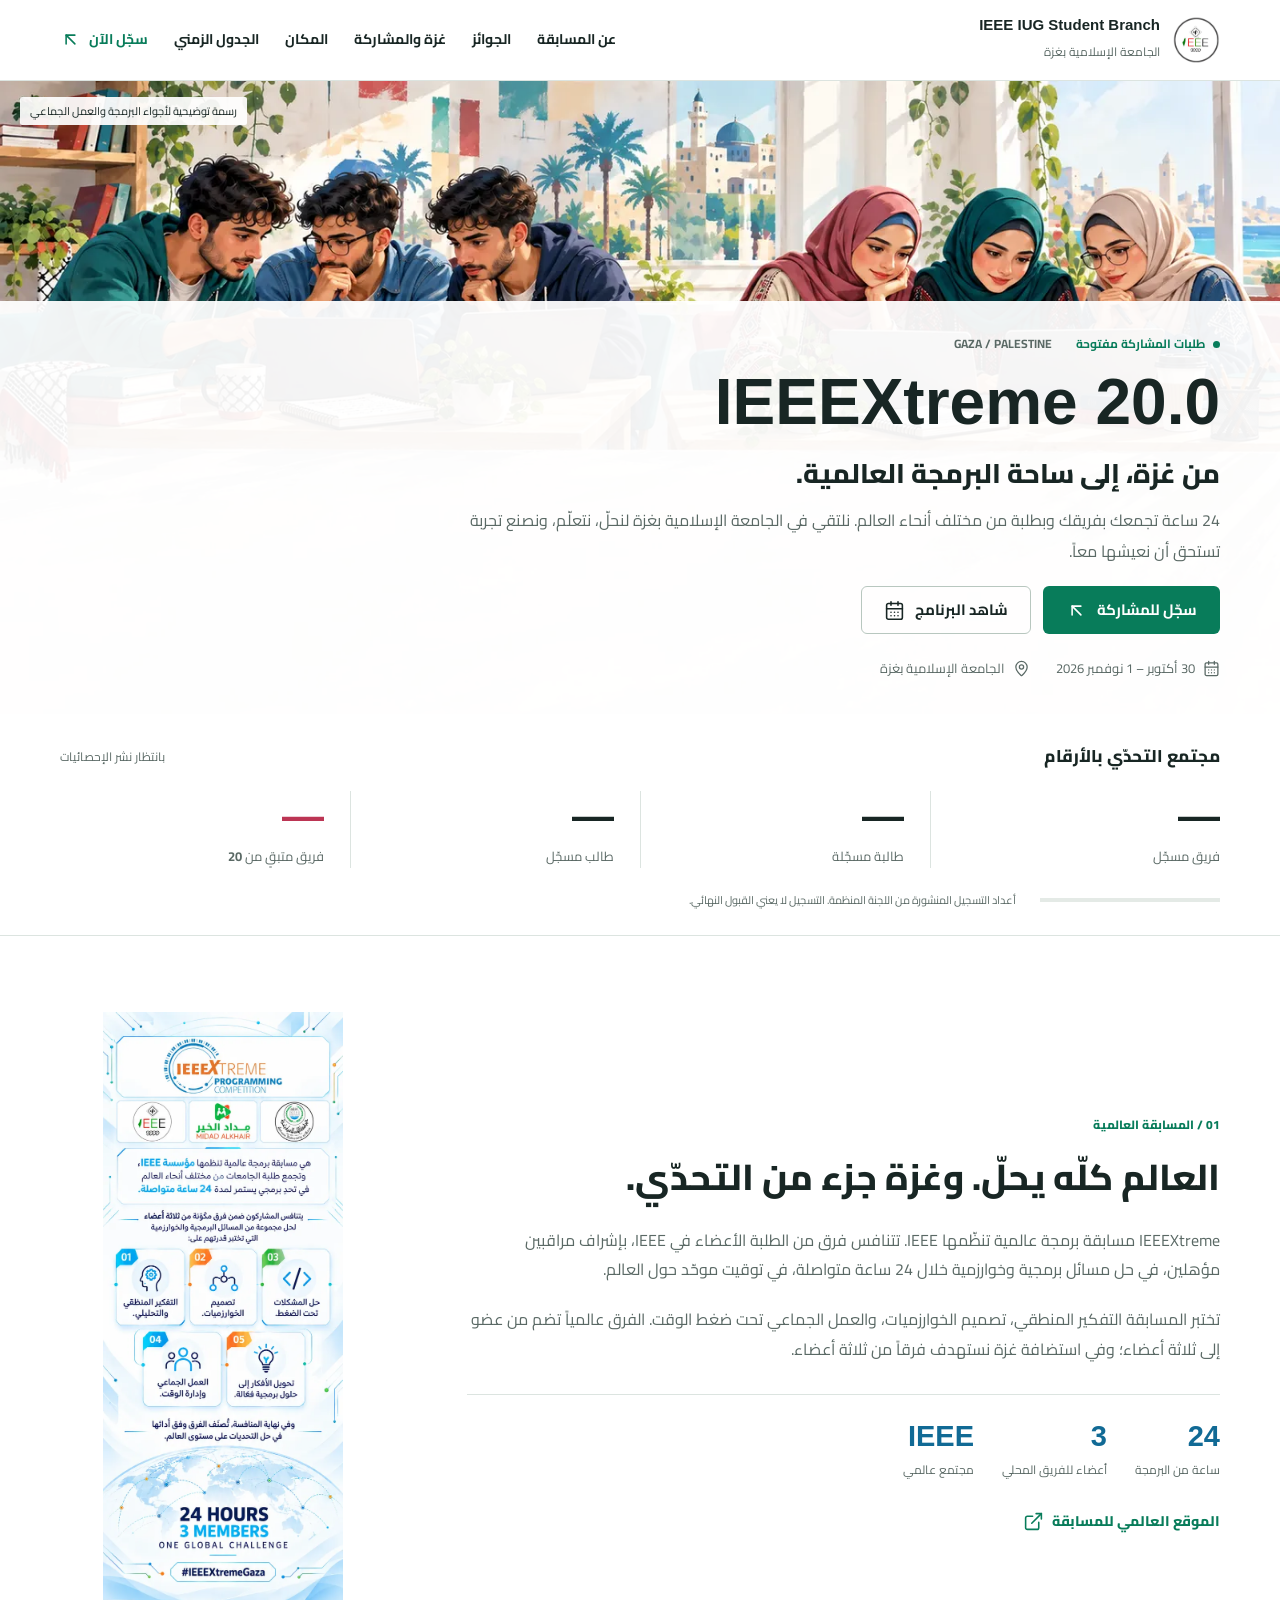
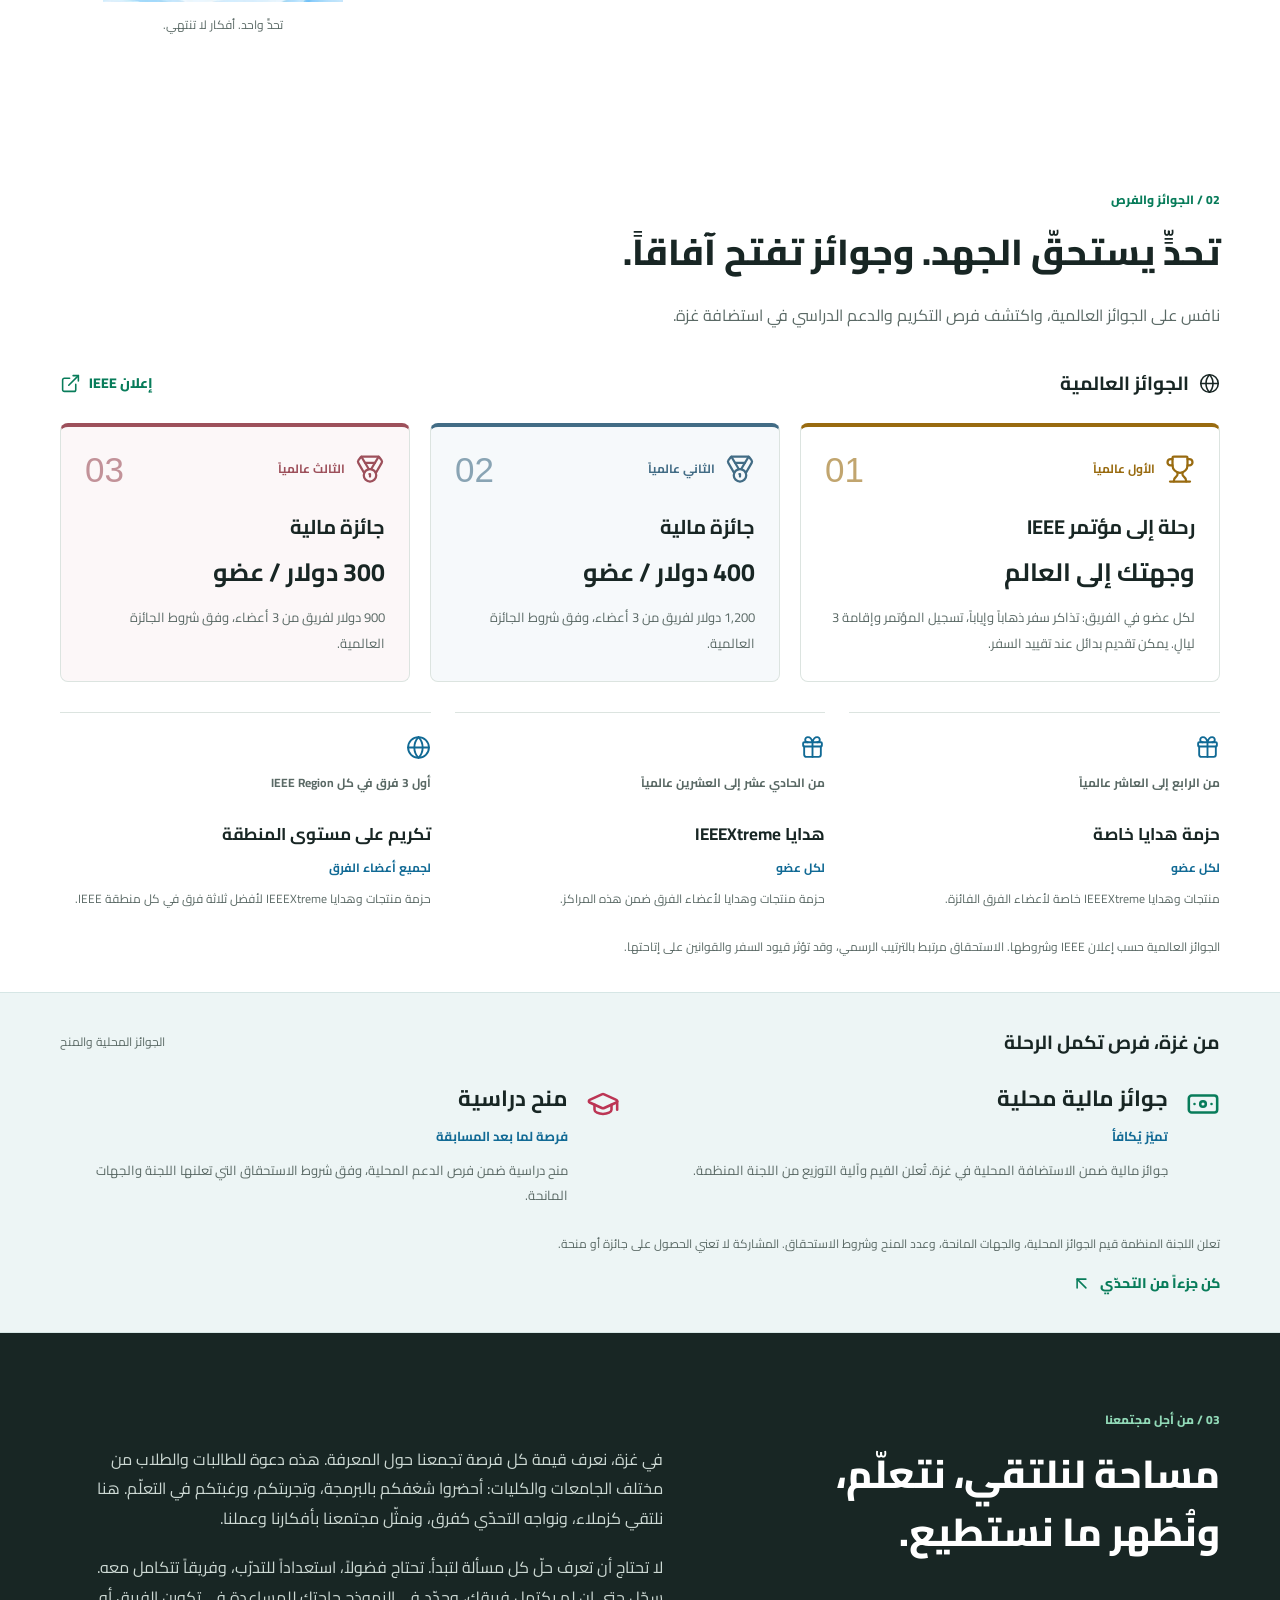
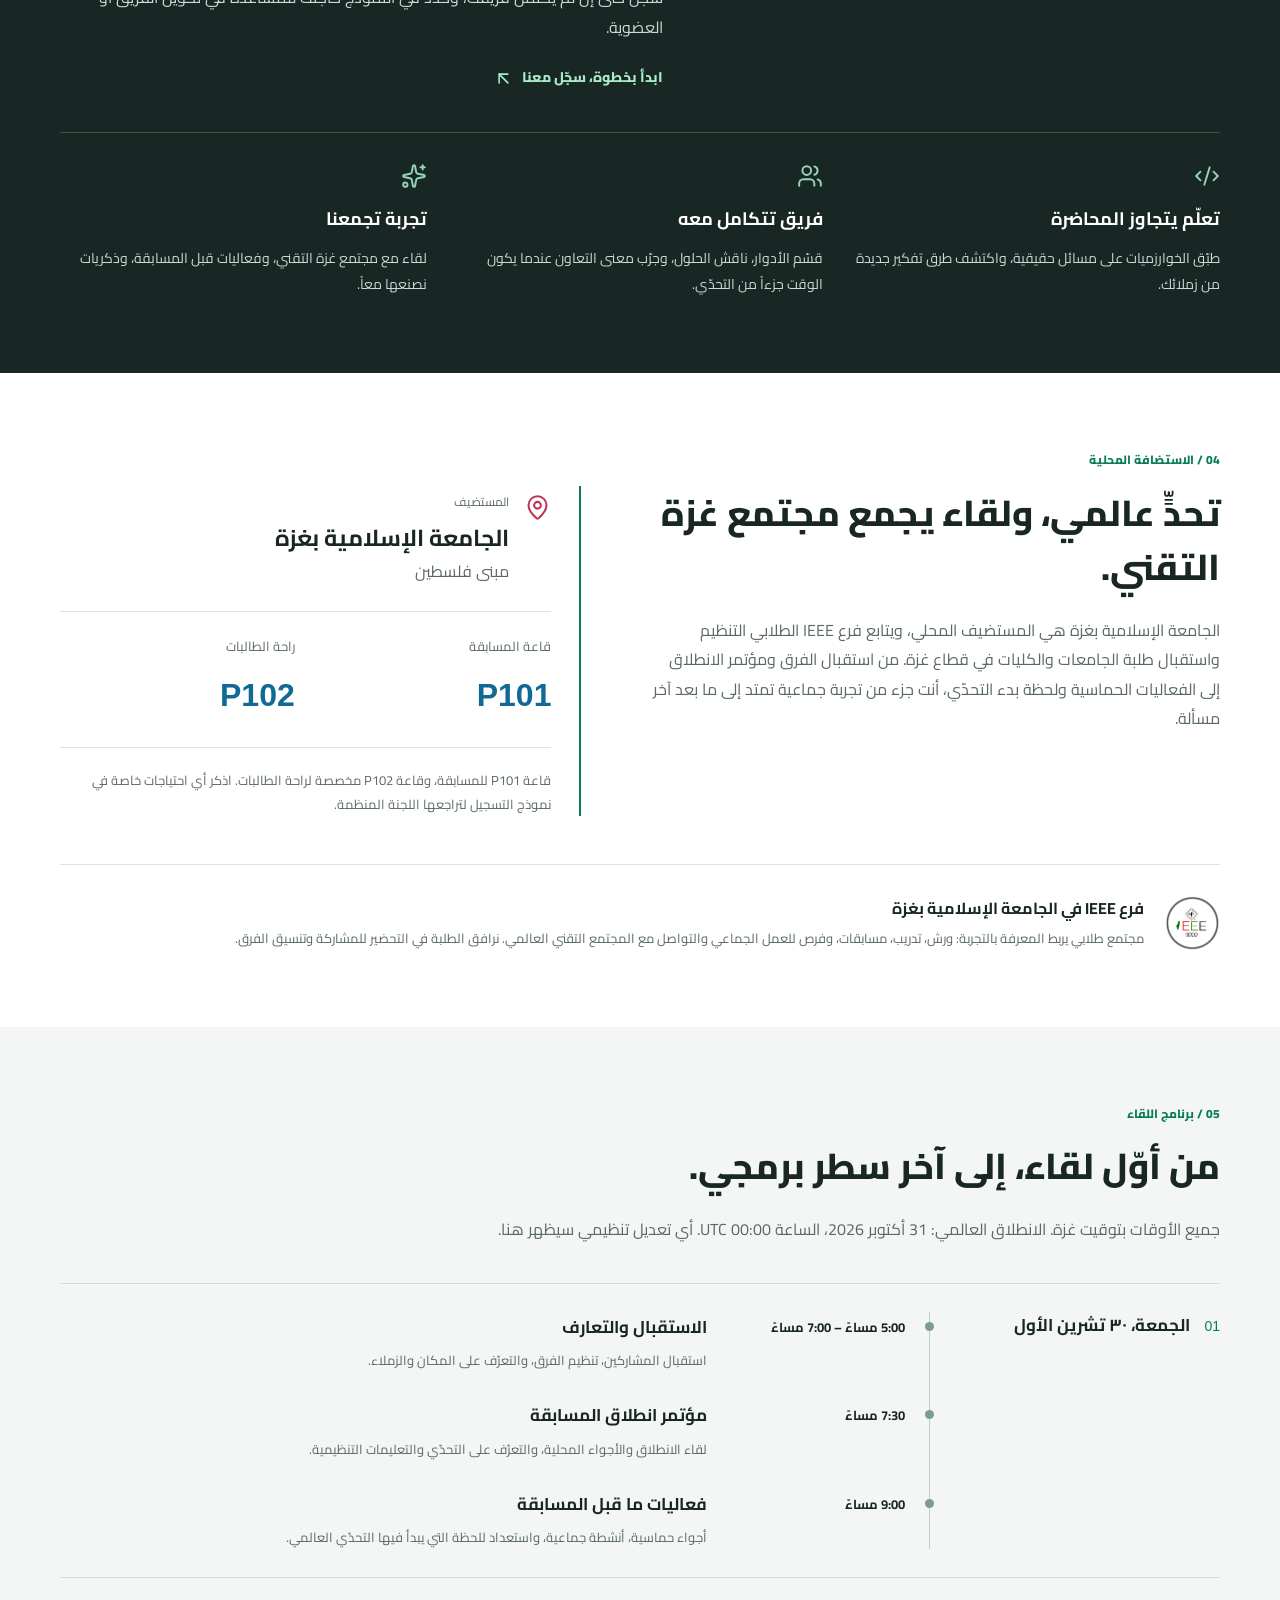
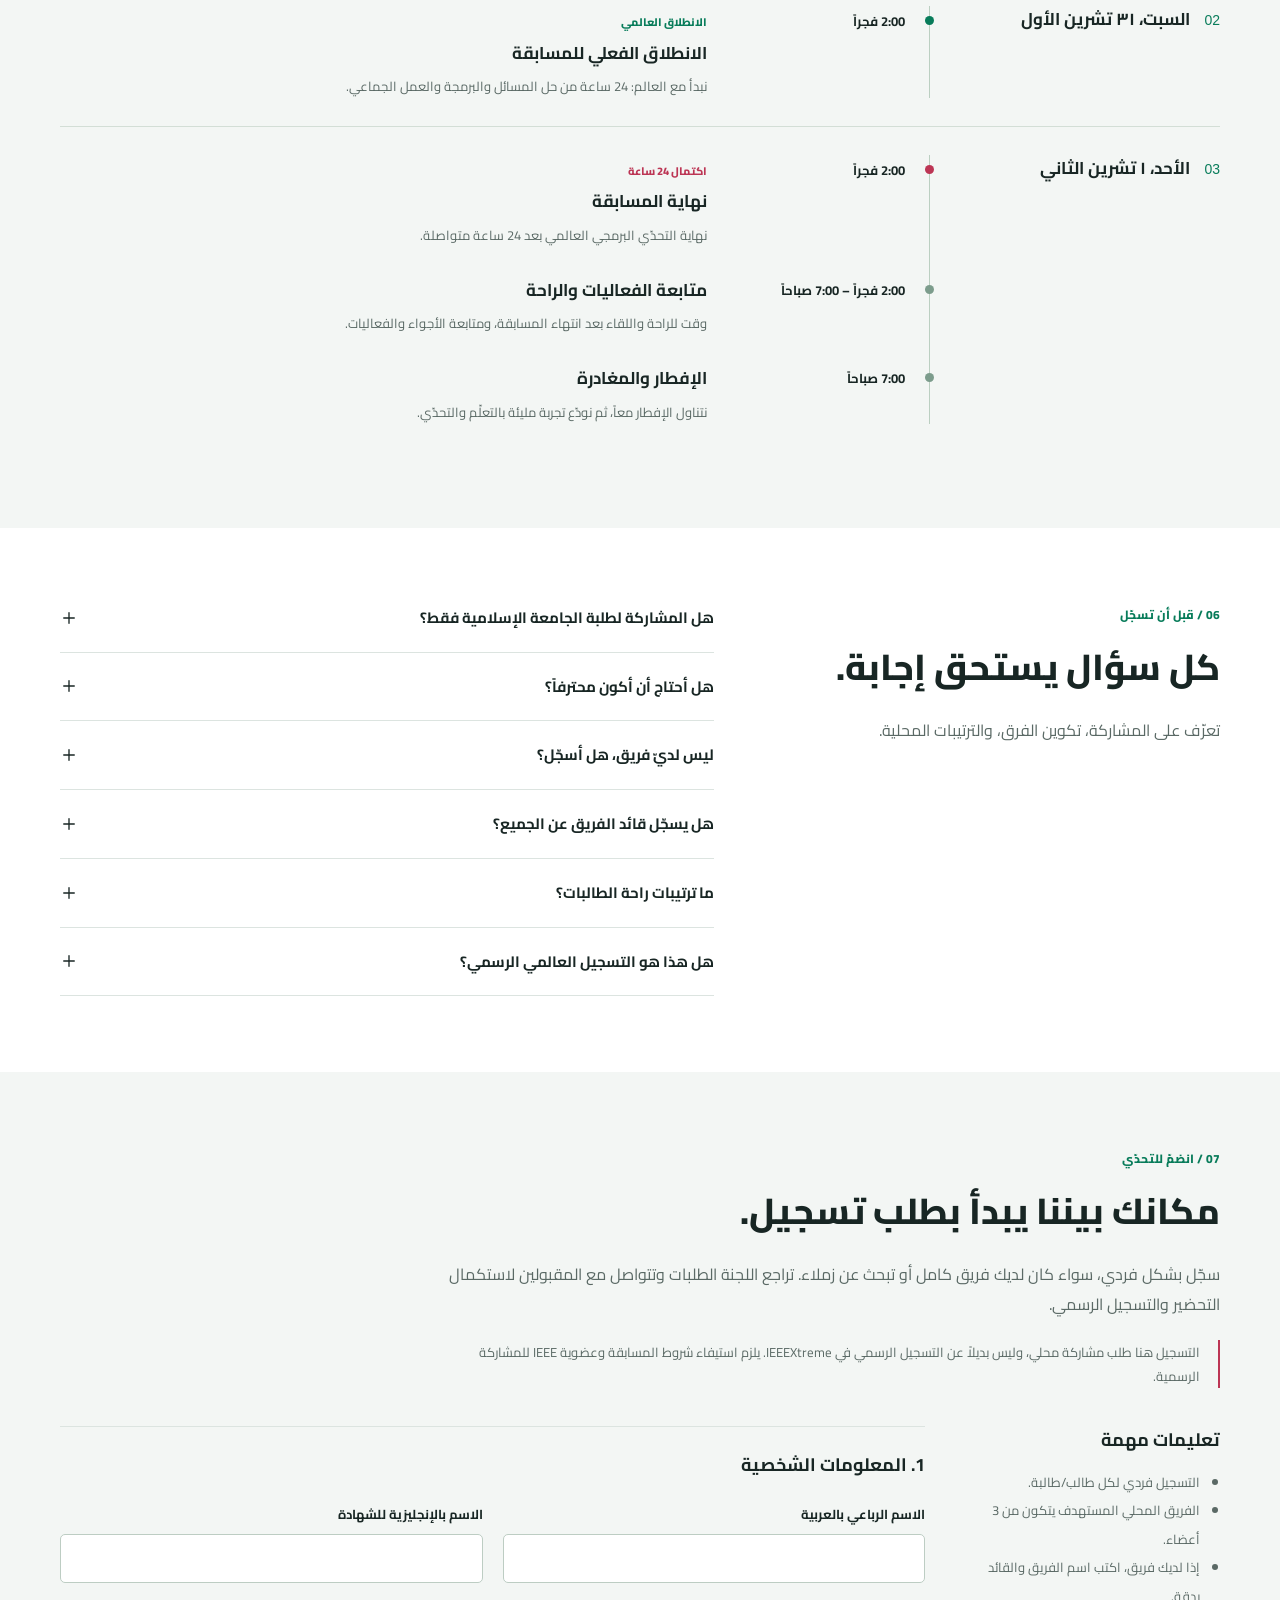
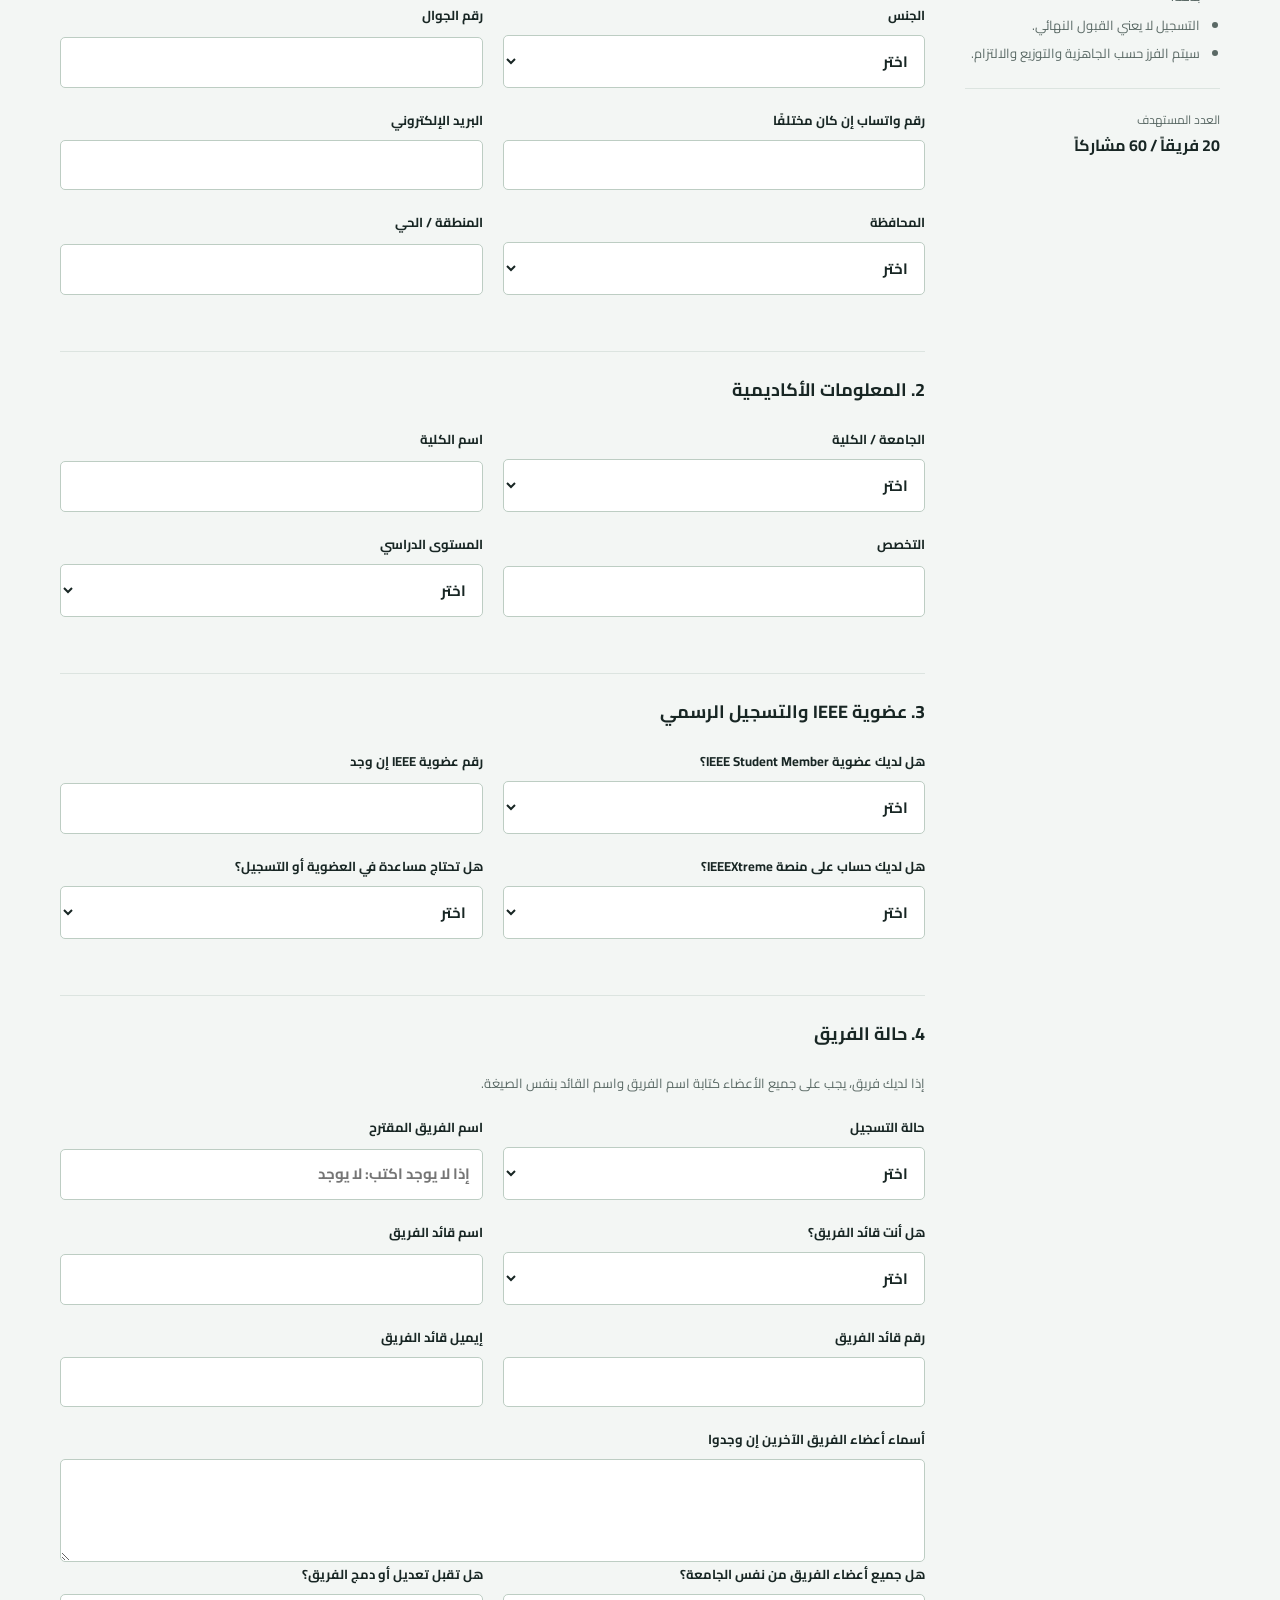
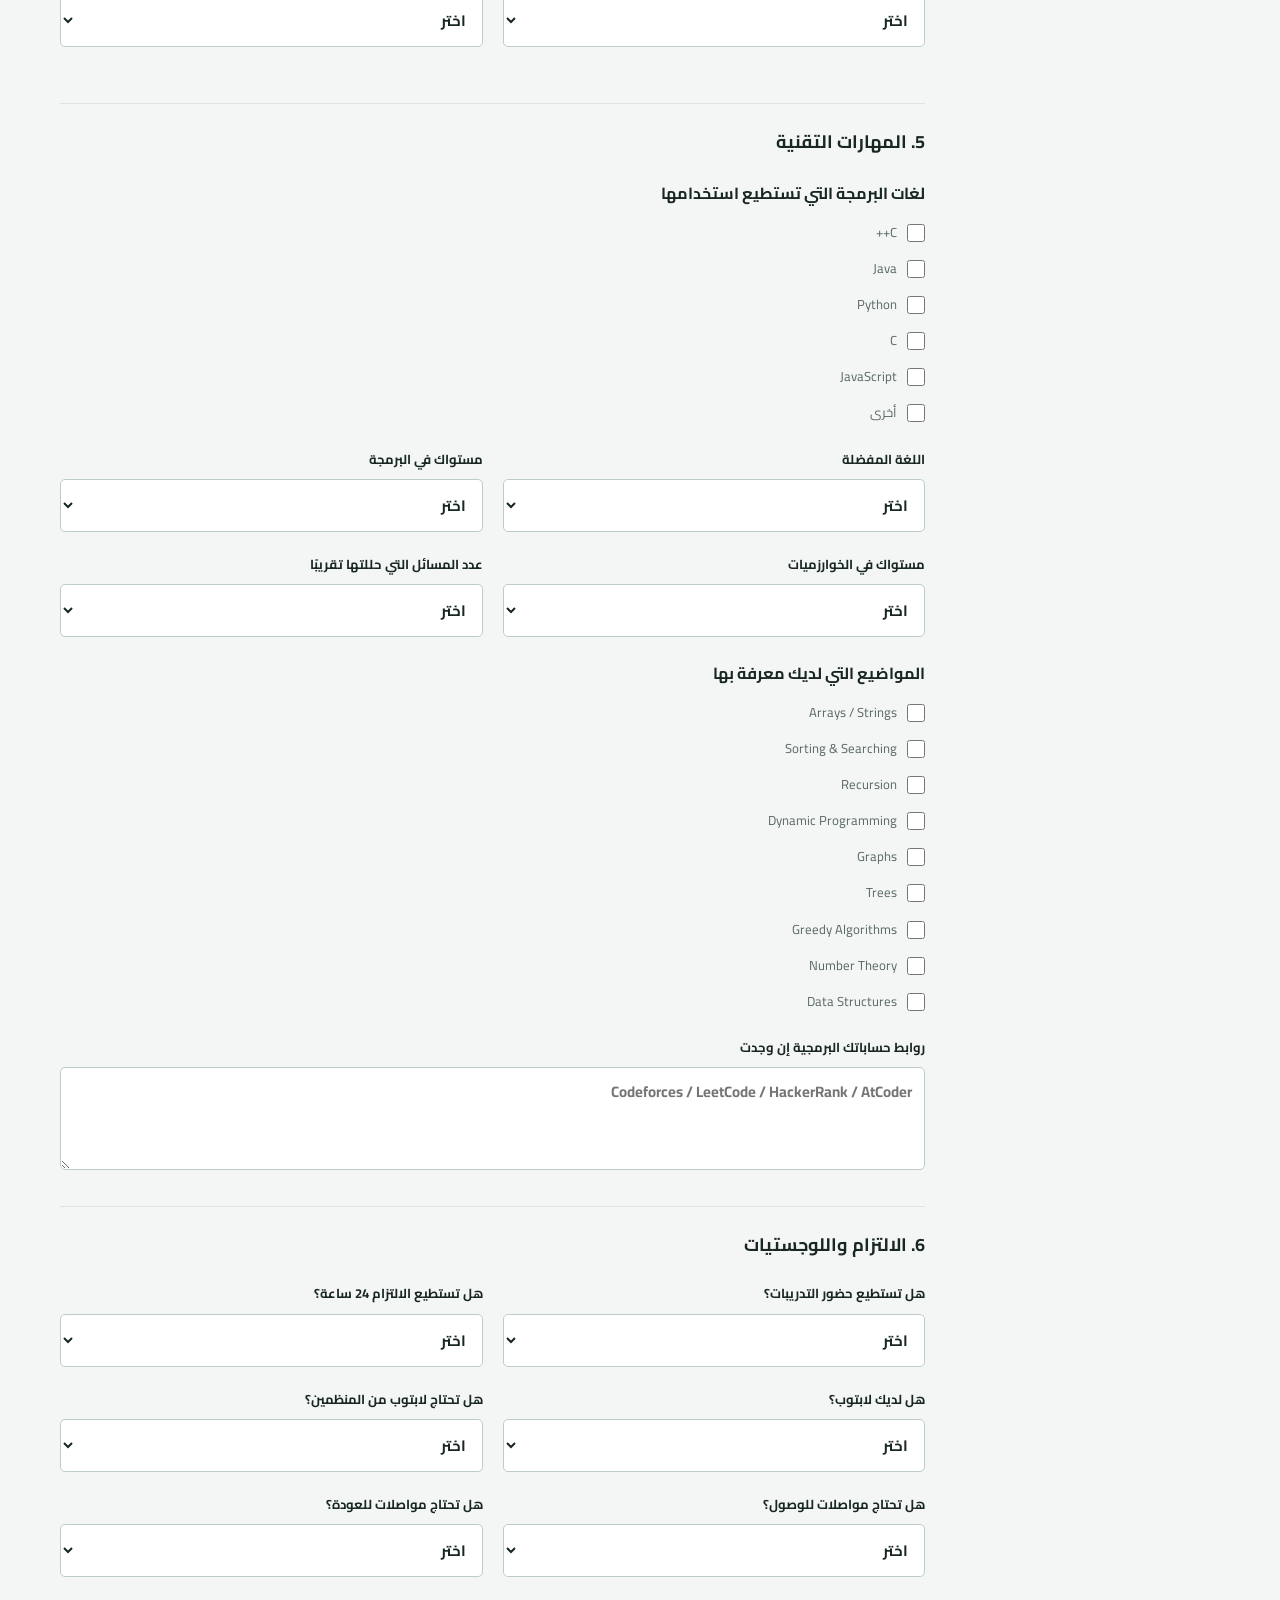
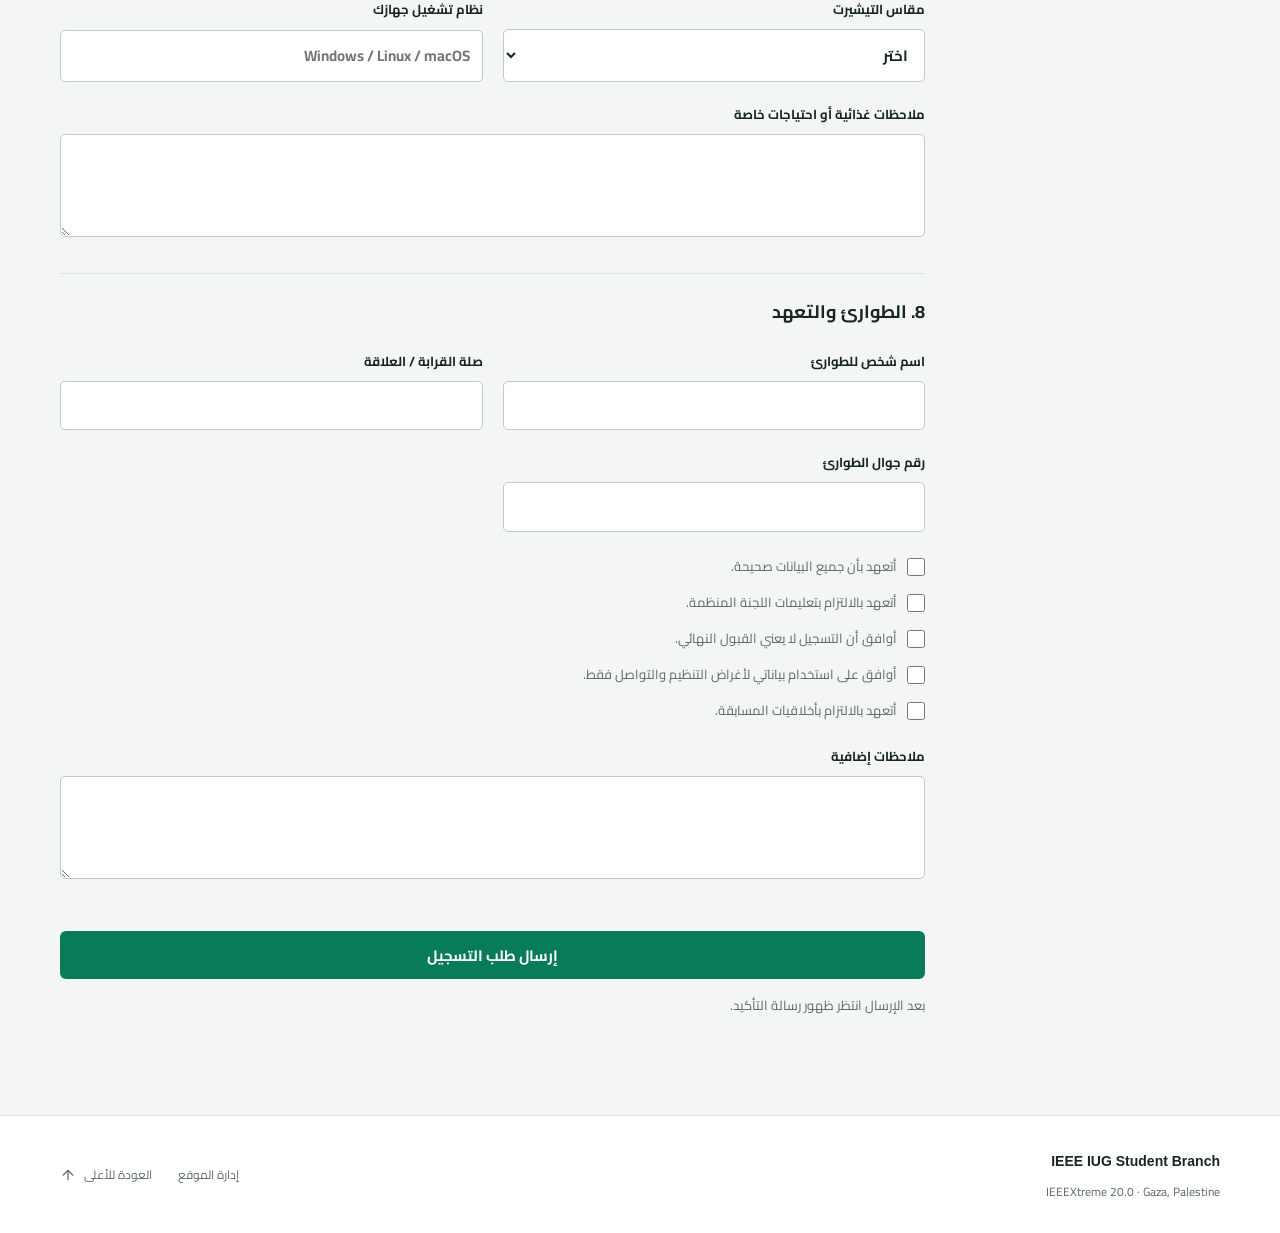
<file: index.html>
<!DOCTYPE html>
<html lang="ar" dir="rtl">
<head>
  <meta charset="UTF-8">
  <meta name="viewport" content="width=device-width, initial-scale=1.0">
  <title>IEEEXtreme 20.0 غزة | الجامعة الإسلامية بغزة</title>
  <meta name="description" content="شارك في IEEEXtreme 20.0 من غزة. مسابقة برمجة عالمية لمدة 24 ساعة تستضيفها الجامعة الإسلامية بغزة في مبنى فلسطين، قاعة P101، من 30 أكتوبر إلى 1 نوفمبر 2026.">
  <meta name="theme-color" content="#182624">
  <link rel="preconnect" href="https://fonts.googleapis.com">
  <link rel="preconnect" href="https://fonts.gstatic.com" crossorigin>
  <link href="https://fonts.googleapis.com/css2?family=Cairo:wght@400;600;700;800&display=swap" rel="stylesheet">
  <link rel="stylesheet" href="event.css">
</head>
<body>
  <a class="skip-link" href="#main">انتقل إلى المحتوى</a>
  <div class="preview-banner" id="previewBanner" hidden>معاينة غير منشورة</div>
  <header class="header">
    <div class="container nav">
      <a class="brand" href="#home"><img src="lo.JPG" alt="IEEE IUG" class="brand-logo" width="48" height="48" decoding="async"><span><strong>IEEE IUG Student Branch</strong><small>الجامعة الإسلامية بغزة</small></span></a>
      <button class="menu icon-button" id="menuBtn" aria-label="القائمة" aria-expanded="false" aria-controls="navLinks" title="القائمة"><svg class="icon" aria-hidden="true"><use href="icons.svg#menu"></use></svg></button>
      <nav class="links" id="navLinks" aria-label="التنقل الرئيسي">
        <a href="#xtreme">عن المسابقة</a><a href="#prizes">الجوائز</a><a href="#gaza">غزة والمشاركة</a><a href="#venue">المكان</a><a href="#schedule">الجدول الزمني</a>
        <a href="#form" class="nav-register">سجّل الآن <svg class="icon" aria-hidden="true"><use href="icons.svg#arrow-up-left"></use></svg></a>
      </nav>
    </div>
  </header>
  <main id="main">
    <section class="hero" id="home">
      <img class="hero-image" src="assets/competition.webp" alt="رسمة توضيحية لفريق طلاب وفريق طالبات منفصلين يتعاون كل منهما على حل مسائل برمجية" width="1400" height="788" fetchpriority="high" decoding="async">
      <div class="hero-content">
        <div class="container hero-text">
          <div class="hero-eyebrow"><span class="registration-state" id="registrationState">طلبات المشاركة مفتوحة</span><span>GAZA / PALESTINE</span></div>
          <h1 dir="ltr" data-content="eventName">IEEEXtreme 20.0</h1>
          <h2 data-content="heroTagline">من غزة، إلى ساحة البرمجة العالمية.</h2>
          <p data-content="heroDescription">24 ساعة تجمعك بفريقك وبطلبة من مختلف أنحاء العالم. نلتقي في الجامعة الإسلامية بغزة لنحلّ، نتعلّم، ونصنع تجربة تستحق أن نعيشها معاً.</p>
          <div class="hero-actions"><a href="#form" class="btn primary">سجّل للمشاركة <svg class="icon" aria-hidden="true"><use href="icons.svg#arrow-up-left"></use></svg></a><a href="#schedule" class="btn secondary">شاهد البرنامج <svg class="icon" aria-hidden="true"><use href="icons.svg#calendar-days"></use></svg></a></div>
          <div class="hero-meta"><span><svg class="icon" aria-hidden="true"><use href="icons.svg#calendar-days"></use></svg><span data-content="eventDateLabel">30 أكتوبر – 1 نوفمبر 2026</span></span><span><svg class="icon" aria-hidden="true"><use href="icons.svg#map-pin"></use></svg><span data-content="venueHost">الجامعة الإسلامية بغزة</span></span></div>
        </div>
      </div>
      <span class="photo-credit">رسمة توضيحية لأجواء البرمجة والعمل الجماعي</span>
    </section>
    <section class="stats-band" aria-labelledby="statsTitle">
      <div class="container">
        <div class="stats-heading"><h2 id="statsTitle">مجتمع التحدّي بالأرقام</h2><span id="statsUpdated" role="status">بانتظار نشر الإحصائيات</span></div>
        <div class="stats-grid">
          <div class="stat"><strong id="registeredTeams">—</strong><span>فريق مسجّل</span></div>
          <div class="stat"><strong id="femaleStudents">—</strong><span>طالبة مسجّلة</span></div>
          <div class="stat"><strong id="maleStudents">—</strong><span>طالب مسجّل</span></div>
          <div class="stat remaining"><strong id="remainingTeams">—</strong><span>فريق متبقٍ من <b id="teamCapacity">20</b></span></div>
        </div>
        <div class="capacity-line"><div class="capacity-track" role="progressbar" aria-label="الفرق المسجلة من السعة" aria-valuemin="0" aria-valuemax="20" id="capacityProgress"><span id="capacityFill"></span></div><p data-content="statsNote">أعداد التسجيل المنشورة من اللجنة المنظمة. التسجيل لا يعني القبول النهائي.</p></div>
      </div>
    </section>
    <section class="section" id="xtreme">
      <div class="container about-layout">
        <div><span class="kicker">01 / المسابقة العالمية</span><h2 data-content="globalTitle">العالم كلّه يحلّ. وغزة جزء من التحدّي.</h2><p data-content="globalBody"></p><p data-content="globalExtra"></p>
          <div class="contest-facts"><span><b>24</b> ساعة من البرمجة</span><span><b>3</b> أعضاء للفريق المحلي</span><span><b>IEEE</b> مجتمع عالمي</span></div>
          <a class="text-link" href="https://ieeextreme.org/" target="_blank" rel="noopener">الموقع العالمي للمسابقة <svg class="icon" aria-hidden="true"><use href="icons.svg#external-link"></use></svg></a>
        </div>
        <figure class="poster-figure"><img src="assets/poster.webp" alt="تعريف IEEEXtreme: 24 ساعة من حل المسائل والتفكير الخوارزمي والعمل الجماعي" width="600" height="1478" loading="lazy" decoding="async"><figcaption>تحدٍّ واحد. أفكار لا تنتهي.</figcaption></figure>
      </div>
    </section>
    <section class="section prizes-section" id="prizes" aria-labelledby="prizesTitle">
      <div class="container">
        <div class="section-head"><span class="kicker">02 / الجوائز والفرص</span><h2 id="prizesTitle" data-content="prizesTitle"></h2><p data-content="prizesIntro"></p></div>
        <div class="prize-group-heading"><h3><svg class="icon" aria-hidden="true"><use href="icons.svg#globe"></use></svg>الجوائز العالمية</h3><a class="text-link" href="https://ieeextreme.org/" target="_blank" rel="noopener">إعلان IEEE <svg class="icon" aria-hidden="true"><use href="icons.svg#external-link"></use></svg></a></div>
        <div class="prize-podium" id="prizePodium"></div>
        <div class="prize-ranges" id="prizeRanges"></div>
        <p class="prize-note" data-content="prizesNote"></p>
      </div>
      <div class="local-prizes-band"><div class="container">
        <div class="prize-group-heading"><h3>من غزة، فرص تكمل الرحلة</h3><span>الجوائز المحلية والمنح</span></div>
        <div class="local-prizes" id="localPrizes"></div>
        <p class="prize-note" data-content="localPrizesNote"></p>
        <a href="#form" class="text-link">كن جزءاً من التحدّي <svg class="icon" aria-hidden="true"><use href="icons.svg#arrow-up-left"></use></svg></a>
      </div></div>
    </section>
    <section class="section gaza" id="gaza">
      <div class="container"><span class="kicker">03 / من أجل مجتمعنا</span>
        <div class="gaza-layout"><h2 data-content="gazaTitle"></h2><div><p data-content="gazaBody"></p><p data-content="gazaExtra"></p><a href="#form" class="text-link">ابدأ بخطوة، سجّل معنا <svg class="icon" aria-hidden="true"><use href="icons.svg#arrow-up-left"></use></svg></a></div></div>
        <div class="benefits" id="benefits"></div>
      </div>
    </section>
    <section class="section" id="venue">
      <div class="container"><span class="kicker">04 / الاستضافة المحلية</span>
        <div class="venue-layout"><div><h2 data-content="localTitle"></h2><p data-content="localBody"></p></div>
          <div class="venue-details"><div class="venue-line"><svg class="icon" aria-hidden="true"><use href="icons.svg#map-pin"></use></svg><div><span>المستضيف</span><h3 data-content="venueHost"></h3><p data-content="venueBuilding"></p></div></div>
            <dl class="room-list"><div><dt>قاعة المسابقة</dt><dd data-content="competitionRoom" dir="ltr">P101</dd></div><div><dt>راحة الطالبات</dt><dd data-content="femaleRestRoom" dir="ltr">P102</dd></div></dl><p data-content="venueNote"></p>
          </div>
        </div>
        <div class="branch-line" id="branch"><img src="lo.JPG" width="56" height="56" loading="lazy" decoding="async" alt="فرع IEEE الطلابي"><div><h3 data-content="branchTitle"></h3><p data-content="branchBody"></p></div></div>
      </div>
    </section>
    <section class="section schedule-section" id="schedule">
      <div class="container"><div class="section-head"><span class="kicker">05 / برنامج اللقاء</span><h2 data-content="scheduleTitle"></h2><p data-content="scheduleNote"></p></div><div id="timeline" class="timeline"></div></div>
    </section>
    <section class="section" id="faq">
      <div class="container faq-layout"><div><span class="kicker">06 / قبل أن تسجّل</span><h2>كل سؤال يستحق إجابة.</h2><p>تعرّف على المشاركة، تكوين الفرق، والترتيبات المحلية.</p></div><div class="faq" id="faqList"></div></div>
    </section>
    <section class="section registration" id="form">
      <div class="container">
        <div class="section-head"><span class="kicker">07 / انضمّ للتحدّي</span><h2 data-content="registrationTitle">مكانك بيننا يبدأ بطلب تسجيل.</h2><p data-content="registrationBody"></p><p class="registration-note" data-content="registrationNote"></p></div>
        <div class="form-layout reveal">
          <aside class="side-panel">
            <h3>تعليمات مهمة</h3>
            <ul>
              <li>التسجيل فردي لكل طالب/طالبة.</li>
              <li>الفريق المحلي المستهدف يتكون من 3 أعضاء.</li>
              <li>إذا لديك فريق، اكتب اسم الفريق والقائد بدقة.</li>
              <li>التسجيل لا يعني القبول النهائي.</li>
              <li>سيتم الفرز حسب الجاهزية والتوزيع والالتزام.</li>
            </ul>
            <div class="counter">
              <span>العدد المستهدف</span>
              <strong><span id="formCapacity">20</span> فريقاً / <span id="participantCapacity">60</span> مشاركاً</strong>
            </div>
          </aside>

          <form class="reg-form" id="registrationForm">
            <input type="hidden" name="source" value="IEEEXtreme Website" />
            <input type="hidden" name="clientTimestamp" id="clientTimestamp" />
            <input type="hidden" name="submissionId" id="submissionId" />

            <div class="form-section">
              <h3>1. المعلومات الشخصية</h3>
              <div class="grid">
                <label>الاسم الرباعي بالعربية <input name="arabicName" required></label>
                <label>الاسم بالإنجليزية للشهادة <input name="englishName" required></label>
                <label>الجنس
                  <select name="gender" id="gender" required>
                    <option value="">اختر</option><option>ذكر</option><option>أنثى</option>
                  </select>
                </label>
                <label>رقم الجوال <input name="phone" type="tel" required></label>
                <label>رقم واتساب إن كان مختلفًا <input name="whatsapp" type="tel"></label>
                <label>البريد الإلكتروني <input name="email" type="email" required></label>
                <label>المحافظة
                  <select name="governorate" required>
                    <option value="">اختر</option>
                    <option>شمال غزة</option><option>غزة</option><option>الوسطى</option><option>خانيونس</option><option>رفح</option><option>أخرى</option>
                  </select>
                </label>
                <label>المنطقة / الحي <input name="area" required></label>
              </div>
            </div>

            <div class="form-section">
              <h3>2. المعلومات الأكاديمية</h3>
              <div class="grid">
                <label>الجامعة / الكلية
                  <select name="university" required>
                    <option value="">اختر</option>
                    <option>الجامعة الإسلامية بغزة</option>
                    <option>جامعة الأزهر</option>
                    <option>جامعة الأقصى</option>
                    <option>الكلية الجامعية للعلوم التطبيقية</option>
                    <option>جامعة فلسطين</option>
                    <option>جامعة غزة</option>
                    <option>كلية فلسطين التقنية</option>
                    <option>جامعة الإسراء</option>
                    <option>جامعة القدس المفتوحة</option>
                    <option>كلية الرباط الجامعية</option>
                    <option>أخرى</option>
                  </select>
                </label>
                <label>اسم الكلية <input name="college" required></label>
                <label>التخصص <input name="major" required></label>
                <label>المستوى الدراسي
                  <select name="level" required>
                    <option value="">اختر</option>
                    <option>سنة أولى</option><option>سنة ثانية</option><option>سنة ثالثة</option><option>سنة رابعة</option><option>سنة خامسة</option><option>خريج/ة</option>
                  </select>
                </label>
              </div>
            </div>

            <div class="form-section">
              <h3>3. عضوية IEEE والتسجيل الرسمي</h3>
              <div class="grid">
                <label>هل لديك عضوية IEEE Student Member؟
                  <select name="ieeeMember" required>
                    <option value="">اختر</option><option>نعم</option><option>لا</option><option>لا أعرف / أحتاج توضيحًا</option>
                  </select>
                </label>
                <label>رقم عضوية IEEE إن وجد <input name="ieeeNumber"></label>
                <label>هل لديك حساب على منصة IEEEXtreme؟
                  <select name="xtremeAccount" required>
                    <option value="">اختر</option><option>نعم</option><option>لا</option><option>لا أعرف</option>
                  </select>
                </label>
                <label>هل تحتاج مساعدة في العضوية أو التسجيل؟
                  <select name="needHelp" required>
                    <option value="">اختر</option><option>نعم</option><option>لا</option><option>ربما</option>
                  </select>
                </label>
              </div>
            </div>

            <div class="form-section">
              <h3>4. حالة الفريق</h3>
              <p class="hint">إذا لديك فريق، يجب على جميع الأعضاء كتابة اسم الفريق واسم القائد بنفس الصيغة.</p>
              <div class="grid">
                <label>حالة التسجيل
                  <select name="teamStatus" required>
                    <option value="">اختر</option>
                    <option>لدي فريق كامل مكوّن من 3 أعضاء</option>
                    <option>لدي فريق ناقص ونحتاج عضوًا إضافيًا</option>
                    <option>أسجل بشكل فردي وأرغب أن يتم ضمي إلى فريق</option>
                  </select>
                </label>
                <label>اسم الفريق المقترح <input name="teamName" placeholder="إذا لا يوجد اكتب: لا يوجد"></label>
                <label>هل أنت قائد الفريق؟
                  <select name="isLeader" required>
                    <option value="">اختر</option><option>نعم</option><option>لا</option><option>لا يوجد فريق حاليًا</option>
                  </select>
                </label>
                <label>اسم قائد الفريق <input name="leaderName"></label>
                <label>رقم قائد الفريق <input name="leaderPhone" type="tel"></label>
                <label>إيميل قائد الفريق <input name="leaderEmail" type="email"></label>
              </div>
              <label>أسماء أعضاء الفريق الآخرين إن وجدوا
                <textarea name="teamMembers" rows="3"></textarea>
              </label>
              <div class="grid">
                <label>هل جميع أعضاء الفريق من نفس الجامعة؟
                  <select name="sameUniversityTeam" required>
                    <option value="">اختر</option><option>نعم</option><option>لا</option><option>لا يوجد فريق حاليًا</option>
                  </select>
                </label>
                <label>هل تقبل تعديل أو دمج الفريق؟
                  <select name="acceptMerge" required>
                    <option value="">اختر</option><option>نعم، لا مانع</option><option>أفضل البقاء مع فريقي الحالي</option><option>لا أقبل التعديل</option><option>لا يوجد فريق حاليًا</option>
                  </select>
                </label>
              </div>
            </div>

            <div class="form-section">
              <h3>5. المهارات التقنية</h3>
              <div class="checks">
                <b>لغات البرمجة التي تستطيع استخدامها</b>
                <label><input type="checkbox" name="languages" value="C++"> C++</label>
                <label><input type="checkbox" name="languages" value="Java"> Java</label>
                <label><input type="checkbox" name="languages" value="Python"> Python</label>
                <label><input type="checkbox" name="languages" value="C"> C</label>
                <label><input type="checkbox" name="languages" value="JavaScript"> JavaScript</label>
                <label><input type="checkbox" name="languages" value="Other"> أخرى</label>
              </div>
              <div class="grid">
                <label>اللغة المفضلة
                  <select name="preferredLanguage" required>
                    <option value="">اختر</option><option>C++</option><option>Java</option><option>Python</option><option>أخرى</option>
                  </select>
                </label>
                <label>مستواك في البرمجة
                  <select name="programmingLevel" required>
                    <option value="">اختر</option><option>مبتدئ</option><option>متوسط</option><option>جيد</option><option>متقدم</option>
                  </select>
                </label>
                <label>مستواك في الخوارزميات
                  <select name="algorithmsLevel" required>
                    <option value="">اختر</option><option>مبتدئ</option><option>متوسط</option><option>جيد</option><option>متقدم</option>
                  </select>
                </label>
                <label>عدد المسائل التي حللتها تقريبًا
                  <select name="solvedProblems" required>
                    <option value="">اختر</option><option>أقل من 20</option><option>20 – 50</option><option>51 – 100</option><option>أكثر من 100</option><option>لا أعرف</option>
                  </select>
                </label>
              </div>
              <div class="checks">
                <b>المواضيع التي لديك معرفة بها</b>
                <label><input type="checkbox" name="topics" value="Arrays / Strings"> Arrays / Strings</label>
                <label><input type="checkbox" name="topics" value="Sorting & Searching"> Sorting & Searching</label>
                <label><input type="checkbox" name="topics" value="Recursion"> Recursion</label>
                <label><input type="checkbox" name="topics" value="Dynamic Programming"> Dynamic Programming</label>
                <label><input type="checkbox" name="topics" value="Graphs"> Graphs</label>
                <label><input type="checkbox" name="topics" value="Trees"> Trees</label>
                <label><input type="checkbox" name="topics" value="Greedy Algorithms"> Greedy Algorithms</label>
                <label><input type="checkbox" name="topics" value="Number Theory"> Number Theory</label>
                <label><input type="checkbox" name="topics" value="Data Structures"> Data Structures</label>
              </div>
              <label>روابط حساباتك البرمجية إن وجدت
                <textarea name="codingProfiles" rows="3" placeholder="Codeforces / LeetCode / HackerRank / AtCoder"></textarea>
              </label>
            </div>

            <div class="form-section">
              <h3>6. الالتزام واللوجستيات</h3>
              <div class="grid">
                <label>هل تستطيع حضور التدريبات؟
                  <select name="trainingCommitment" required>
                    <option value="">اختر</option><option>نعم</option><option>لا</option><option>حسب الموعد</option>
                  </select>
                </label>
                <label>هل تستطيع الالتزام 24 ساعة؟
                  <select name="stay24" required>
                    <option value="">اختر</option><option>نعم</option><option>لا</option><option>أحتاج توضيحًا</option>
                  </select>
                </label>
                <label>هل لديك لابتوب؟
                  <select name="hasLaptop" required>
                    <option value="">اختر</option><option>نعم</option><option>لا</option><option>أستطيع توفيره مؤقتًا</option>
                  </select>
                </label>
                <label>هل تحتاج لابتوب من المنظمين؟
                  <select name="needLaptop" required>
                    <option value="">اختر</option><option>نعم</option><option>لا</option><option>ربما</option>
                  </select>
                </label>
                <label>هل تحتاج مواصلات للوصول؟
                  <select name="needTransportArrival" required>
                    <option value="">اختر</option><option>نعم</option><option>لا</option><option>ربما</option>
                  </select>
                </label>
                <label>هل تحتاج مواصلات للعودة؟
                  <select name="needTransportReturn" required>
                    <option value="">اختر</option><option>نعم</option><option>لا</option><option>ربما</option>
                  </select>
                </label>
                <label>مقاس التيشيرت
                  <select name="shirtSize" required>
                    <option value="">اختر</option><option>S</option><option>M</option><option>L</option><option>XL</option><option>XXL</option><option>لا أحتاج تيشيرت</option>
                  </select>
                </label>
                <label>نظام تشغيل جهازك
                  <input name="deviceOS" placeholder="Windows / Linux / macOS">
                </label>
              </div>
              <label>ملاحظات غذائية أو احتياجات خاصة
                <textarea name="foodNotes" rows="3"></textarea>
              </label>
            </div>

            <div class="form-section" id="femaleSection">
              <h3>7. مرافقو الطالبات</h3>
              <p class="hint">سيتم السماح بالزيارة خلال أوقات محددة، ولن يكون المرافق مقيمًا بشكل دائم إلا للحالات الاستثنائية وبعد موافقة مسبقة.</p>
              <div class="grid">
                <label>هل ترغبين بإتاحة زيارة أحد أفراد العائلة؟
                  <select name="wantsCompanion">
                    <option value="">اختر</option><option>نعم</option><option>لا</option><option>لا ينطبق</option>
                  </select>
                </label>
                <label>اسم المرافق <input name="companionName"></label>
                <label>صلة القرابة
                  <select name="companionRelation">
                    <option value="">اختر</option><option>أب</option><option>أم</option><option>أخ</option><option>أخت</option><option>قريب من الدرجة الأولى</option><option>لا ينطبق</option>
                  </select>
                </label>
                <label>رقم المرافق <input name="companionPhone" type="tel"></label>
              </div>
            </div>

            <div class="form-section">
              <h3>8. الطوارئ والتعهد</h3>
              <div class="grid">
                <label>اسم شخص للطوارئ <input name="emergencyName" required></label>
                <label>صلة القرابة / العلاقة <input name="emergencyRelation" required></label>
                <label>رقم جوال الطوارئ <input name="emergencyPhone" type="tel" required></label>
              </div>
              <div class="consents">
                <label><input type="checkbox" name="truthConsent" value="نعم" required> أتعهد بأن جميع البيانات صحيحة.</label>
                <label><input type="checkbox" name="rulesConsent" value="نعم" required> أتعهد بالالتزام بتعليمات اللجنة المنظمة.</label>
                <label><input type="checkbox" name="selectionConsent" value="نعم" required> أوافق أن التسجيل لا يعني القبول النهائي.</label>
                <label><input type="checkbox" name="dataConsent" value="نعم" required> أوافق على استخدام بياناتي لأغراض التنظيم والتواصل فقط.</label>
                <label><input type="checkbox" name="ethicsConsent" value="نعم" required> أتعهد بالالتزام بأخلاقيات المسابقة.</label>
              </div>
              <label>ملاحظات إضافية <textarea name="notes" rows="3"></textarea></label>
            </div>

            <button class="btn primary submit" id="submitBtn" type="submit">إرسال طلب التسجيل</button>
            <p class="status" id="statusText">بعد الإرسال انتظر ظهور رسالة التأكيد.</p>
          </form>
        </div>
      </div>
    </section>

  </main>
  <footer><div class="container footer-inner"><div><strong>IEEE IUG Student Branch</strong><p>IEEEXtreme 20.0 · Gaza, Palestine</p></div><div class="footer-links"><a href="admin.html">إدارة الموقع</a><a href="#home">العودة للأعلى <svg class="icon" aria-hidden="true"><use href="icons.svg#arrow-up"></use></svg></a></div></div></footer>
  <div class="modal" id="successModal" role="dialog" aria-modal="true" aria-labelledby="modalTitle" tabindex="-1"><div class="modal-card"><button id="closeModal" class="close icon-button" aria-label="إغلاق" title="إغلاق"><svg class="icon" aria-hidden="true"><use href="icons.svg#x"></use></svg></button><div class="check">✓</div><h2 id="modalTitle">تم استلام طلبك بنجاح</h2><p>سيتم مراجعة البيانات والتواصل مع المقبولين.</p><button class="btn primary" id="okModal">تمام</button></div></div>
  <a href="#form" class="mobile-register-btn">التسجيل للمشاركة <svg class="icon" aria-hidden="true"><use href="icons.svg#arrow-up-left"></use></svg></a>
  <script src="app-settings.js" defer></script><script src="site-data.js" defer></script><script src="site-api.js" defer></script><script src="content.js" defer></script><script src="script.js" defer></script>
</body>
</html>
</file>
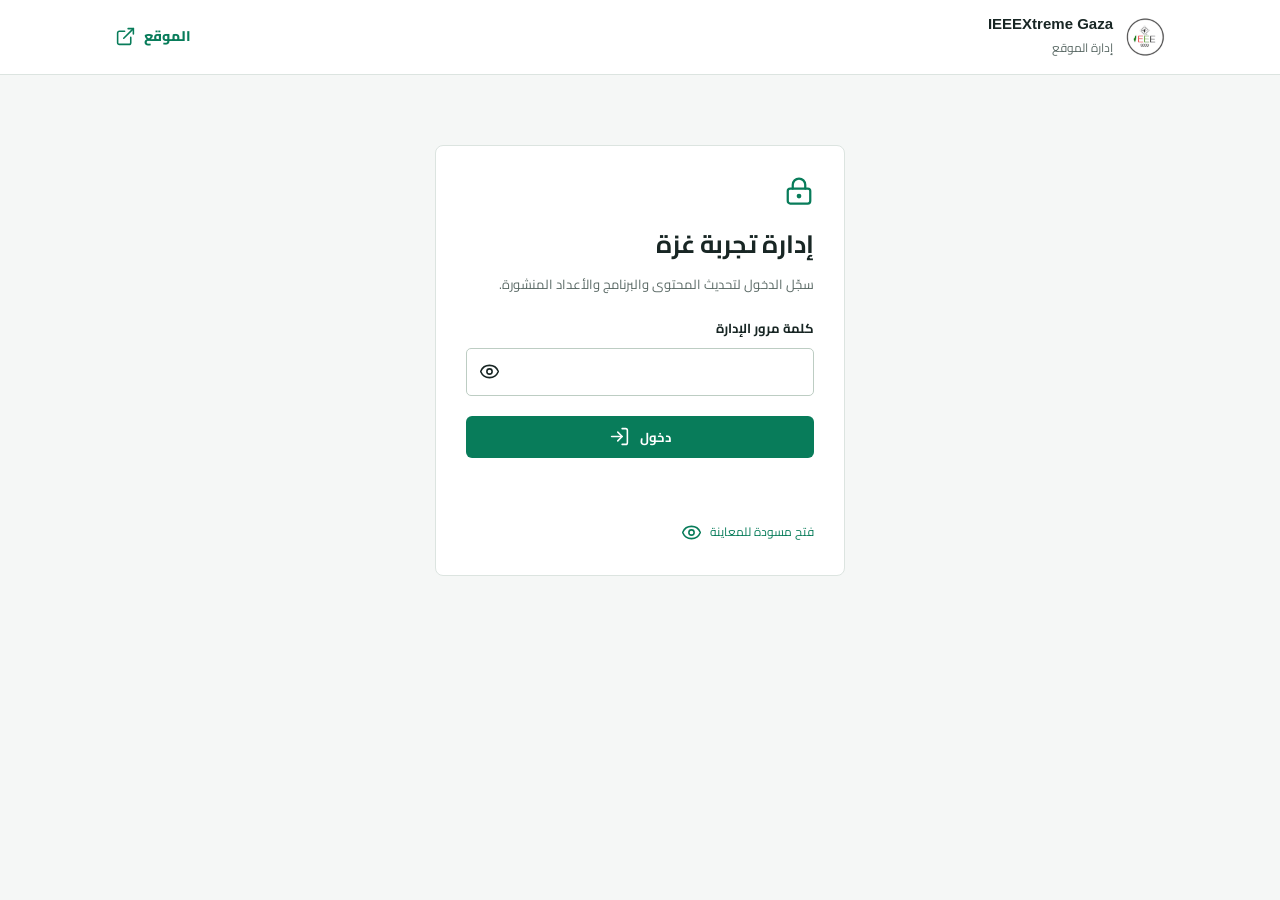
<file: admin.html>
<!DOCTYPE html>
<html lang="ar" dir="rtl">
<head>
  <meta charset="UTF-8">
  <meta name="viewport" content="width=device-width, initial-scale=1.0">
  <meta name="robots" content="noindex,nofollow">
  <meta name="referrer" content="no-referrer">
  <title>إدارة الموقع | IEEEXtreme غزة</title>
  <link rel="preconnect" href="https://fonts.googleapis.com">
  <link rel="preconnect" href="https://fonts.gstatic.com" crossorigin>
  <link href="https://fonts.googleapis.com/css2?family=Cairo:wght@400;600;700;800&display=swap" rel="stylesheet">
  <link rel="stylesheet" href="event.css">
  <link rel="stylesheet" href="admin.css">
</head>
<body class="admin-body">
  <header class="admin-header"><div class="admin-container admin-nav"><a class="brand" href="index.html"><img src="lo.JPG" class="brand-logo" width="40" height="40" alt="IEEE IUG"><span><strong>IEEEXtreme Gaza</strong><small>إدارة الموقع</small></span></a><div class="admin-header-actions"><a class="text-link" href="index.html" target="_blank" rel="noopener">الموقع <svg class="icon" aria-hidden="true"><use href="icons.svg#external-link"></use></svg></a><button class="icon-button" id="logoutBtn" title="تسجيل الخروج" aria-label="تسجيل الخروج" hidden><svg class="icon" aria-hidden="true"><use href="icons.svg#log-out"></use></svg></button></div></div></header>
  <main class="admin-container">
    <section class="login-panel" id="loginPanel" aria-labelledby="loginTitle">
      <svg class="icon login-icon" aria-hidden="true"><use href="icons.svg#lock-keyhole"></use></svg><h1 id="loginTitle">إدارة تجربة غزة</h1><p>سجّل الدخول لتحديث المحتوى والبرنامج والأعداد المنشورة.</p>
      <form id="loginForm"><label for="adminPassword">كلمة مرور الإدارة</label><div class="password-field"><input id="adminPassword" type="password" autocomplete="current-password" required maxlength="512"><button class="icon-button" id="passwordToggle" type="button" title="إظهار كلمة المرور" aria-label="إظهار كلمة المرور"><svg class="icon" aria-hidden="true"><use href="icons.svg#eye"></use></svg></button></div><button class="btn primary" id="loginBtn" type="submit">دخول <svg class="icon" aria-hidden="true"><use href="icons.svg#log-in"></use></svg></button></form>
      <p class="admin-message" id="loginMessage" role="status" aria-live="polite"></p><button class="preview-entry text-link" id="draftBtn" type="button">فتح مسودة للمعاينة <svg class="icon" aria-hidden="true"><use href="icons.svg#eye"></use></svg></button>
    </section>
    <section id="editor" hidden aria-labelledby="editorTitle">
      <div class="editor-heading"><div><h1 id="editorTitle">محتوى الموقع</h1><p id="editorState">نسخة منشورة</p></div><div class="editor-actions"><button class="btn secondary" id="refreshBtn" type="button" title="تحميل النسخة المنشورة"><svg class="icon" aria-hidden="true"><use href="icons.svg#refresh-cw"></use></svg><span>تحديث</span></button><button class="btn secondary" id="previewBtn" type="button"><svg class="icon" aria-hidden="true"><use href="icons.svg#eye"></use></svg><span>معاينة</span></button><button class="btn primary" id="saveBtn" type="submit" form="editorForm"><svg class="icon" aria-hidden="true"><use href="icons.svg#save"></use></svg><span>نشر التعديلات</span></button></div></div>
      <p class="admin-message editor-message" id="editorMessage" role="status" aria-live="polite"></p>
      <div class="admin-tabs" role="tablist" aria-label="أقسام الإدارة">
        <button id="tab-content" class="active" type="button" role="tab" aria-selected="true" aria-controls="panel-content" data-tab="content"><svg class="icon" aria-hidden="true"><use href="icons.svg#file-pen-line"></use></svg>المحتوى</button>
        <button id="tab-prizes" type="button" role="tab" aria-selected="false" aria-controls="panel-prizes" tabindex="-1" data-tab="prizes"><svg class="icon" aria-hidden="true"><use href="icons.svg#trophy"></use></svg>الجوائز والمنح</button>
        <button id="tab-program" type="button" role="tab" aria-selected="false" aria-controls="panel-program" tabindex="-1" data-tab="program"><svg class="icon" aria-hidden="true"><use href="icons.svg#calendar-days"></use></svg>المكان والبرنامج</button>
        <button id="tab-stats" type="button" role="tab" aria-selected="false" aria-controls="panel-stats" tabindex="-1" data-tab="stats"><svg class="icon" aria-hidden="true"><use href="icons.svg#chart-no-axes-column"></use></svg>الإحصائيات</button>
      </div>
      <form id="editorForm" novalidate>
        <section id="panel-prizes" role="tabpanel" aria-labelledby="tab-prizes" hidden><div class="edit-section"><h2>مقدمة الجوائز</h2><div id="prizeTextFields"></div></div><div class="edit-section"><h2>الجوائز العالمية</h2><div id="globalPrizeFields"></div></div><div class="edit-section"><h2>الجوائز المحلية والمنح الدراسية</h2><div id="localPrizeFields"></div></div></section>
        <section id="panel-content" role="tabpanel" aria-labelledby="tab-content"><div id="textFields"></div><div class="edit-section"><h2>مزايا المشاركة</h2><div id="benefitFields"></div></div><div class="edit-section"><div class="edit-section-heading"><h2>الأسئلة الشائعة</h2><button class="btn secondary compact" id="addFaq" type="button"><svg class="icon" aria-hidden="true"><use href="icons.svg#plus"></use></svg>إضافة سؤال</button></div><div id="faqFields"></div></div></section>
        <section id="panel-program" role="tabpanel" aria-labelledby="tab-program" hidden><div class="edit-section"><h2>الاستضافة والمكان</h2><div id="venueFields" class="admin-grid"></div></div><div class="edit-section"><h2>عنوان البرنامج</h2><div id="scheduleFields"></div></div><div class="edit-section"><div class="edit-section-heading"><h2>الجدول الزمني · توقيت غزة</h2><button class="btn secondary compact" id="addEvent" type="button"><svg class="icon" aria-hidden="true"><use href="icons.svg#plus"></use></svg>إضافة فعالية</button></div><div id="timelineFields"></div></div></section>
        <section id="panel-stats" role="tabpanel" aria-labelledby="tab-stats" hidden><div class="edit-section"><h2>أعداد التسجيل المنشورة</h2><p>حدّث الأعداد التي اعتمدتها اللجنة. الفرق المتبقية تُحسب من السعة وعدد الفرق المسجلة.</p><div class="admin-grid stats-inputs"><label>سعة الفرق<input type="number" name="teamCapacity" min="1" max="10000" required></label><label>عدد الفرق المسجلة<input type="number" name="registeredTeams" min="0" max="10000" required></label><label>عدد الطالبات المسجلات<input type="number" name="femaleStudents" min="0" max="10000" required></label><label>عدد الطلاب المسجلين<input type="number" name="maleStudents" min="0" max="10000" required></label></div><dl class="admin-totals"><div><dt>الفرق المتبقية</dt><dd id="adminRemaining">—</dd></div><div><dt>إجمالي المشاركين</dt><dd id="adminStudents">—</dd></div></dl><div id="statsNoteField"></div></div><div class="edit-section"><h2>استقبال الطلبات</h2><label class="switch-label"><input type="checkbox" id="registrationOpen" role="switch">فتح نموذج التسجيل للطلبات الجديدة</label></div></section>
      </form>
    </section>
  </main>
  <dialog class="preview-dialog" id="previewDialog"><div class="preview-toolbar"><strong>معاينة المسودة</strong><div class="preview-controls"><button class="icon-button active" id="desktopPreview" title="معاينة سطح المكتب" aria-label="معاينة سطح المكتب" aria-pressed="true"><svg class="icon" aria-hidden="true"><use href="icons.svg#monitor"></use></svg></button><button class="icon-button" id="mobilePreview" title="معاينة الجوال" aria-label="معاينة الجوال" aria-pressed="false"><svg class="icon" aria-hidden="true"><use href="icons.svg#smartphone"></use></svg></button><button class="icon-button" id="closePreview" title="إغلاق المعاينة" aria-label="إغلاق المعاينة"><svg class="icon" aria-hidden="true"><use href="icons.svg#x"></use></svg></button></div></div><div class="preview-stage"><iframe id="previewFrame" title="معاينة الموقع قبل النشر"></iframe></div></dialog>
  <script src="app-settings.js" defer></script><script src="site-data.js" defer></script><script src="site-api.js" defer></script><script src="admin.js" defer></script>
</body>
</html>
</file>
<file: event.css>
:root{--ink:#182624;--muted:#5a6965;--green:#087c5a;--green-light:#e9f5ef;--rose:#bc3554;--line:#dce4e0;--paper:#fff;--soft:#f3f6f4;--blue:#116a95;--font:"Cairo",Tahoma,Arial,sans-serif}
*{box-sizing:border-box;letter-spacing:0}
html{scroll-behavior:smooth;scroll-padding-top:94px}
body{margin:0;background:var(--paper);color:var(--ink);font-family:var(--font);font-size:16px;line-height:1.85}
a{color:inherit;text-decoration:none}button,input,select,textarea{font:inherit}button,a,input,textarea,select{-webkit-tap-highlight-color:transparent}
button{cursor:pointer}button:disabled{cursor:not-allowed;opacity:.55}[hidden]{display:none!important}
h1,h2,h3,h4,p{margin-top:0}h2{font-size:36px;font-weight:800;line-height:1.5;margin-bottom:22px}h3{font-size:20px;line-height:1.6;margin-bottom:12px}p{color:var(--muted);margin-bottom:20px}img{max-width:100%;display:block}
:focus-visible{outline:3px solid var(--blue);outline-offset:4px}.container{width:min(1160px,calc(100% - 64px));margin-inline:auto}.icon{width:21px;height:21px;fill:none;stroke:currentColor;stroke-width:1.8;stroke-linecap:round;stroke-linejoin:round;flex-shrink:0;vertical-align:middle}.icon-button{width:42px;height:42px;border:1px solid var(--line);border-radius:6px;display:inline-flex;align-items:center;justify-content:center;color:var(--ink);background:#fff}
.skip-link{position:fixed;top:8px;right:8px;padding:10px 16px;background:#fff;z-index:200;transform:translateY(-180%)}.skip-link:focus{transform:none}
.header{position:sticky;top:0;z-index:30;border-bottom:1px solid var(--line);background:#fff}.nav{min-height:80px;display:flex;align-items:center;justify-content:space-between;gap:24px}.brand{display:flex;align-items:center;gap:12px;min-width:0}.brand-logo{width:48px;height:48px;object-fit:contain;flex-shrink:0}.brand strong{font-family:Arial,sans-serif;font-size:15px;display:block;line-height:1.5;direction:ltr}.brand small{font-size:12px;color:var(--muted)}.links{display:flex;align-items:center;gap:26px;font-size:14px;font-weight:700}.links a:hover{color:var(--green)}.nav-register{display:flex;align-items:center;gap:8px;color:var(--green)}.menu{display:none}
.hero{position:relative;isolation:isolate;background:#e5ebe7;padding-top:220px;overflow:hidden}.hero-image{position:absolute;inset:0;z-index:-1;width:100%;height:100%;object-fit:cover;object-position:center 26%}.hero-content{background:rgba(255,255,255,.94);padding:32px 0 34px}.hero-eyebrow{display:flex;align-items:center;gap:24px;font-size:12px;font-weight:700;color:var(--muted);margin-bottom:12px}.registration-state{color:var(--green)}.registration-state:before{content:"";display:inline-block;width:7px;height:7px;border-radius:50%;background:var(--green);margin-left:8px}.hero h1{text-align:right;font-family:Arial,sans-serif;font-size:64px;line-height:1.12;font-weight:800;margin-bottom:14px;overflow-wrap:anywhere}.hero h2{font-size:27px;margin-bottom:12px}.hero p{max-width:750px;font-size:16px;line-height:1.9;margin-bottom:20px}.hero-actions{display:flex;flex-wrap:wrap;gap:12px;margin-bottom:22px}.btn{display:inline-flex;align-items:center;justify-content:center;gap:10px;min-height:48px;border:1px solid transparent;border-radius:6px;padding:10px 22px;font-weight:700;font-size:15px;line-height:1.7}.primary{background:var(--green);color:white}.primary:hover{background:#066849}.secondary{background:transparent;border-color:#b8c7bf;color:var(--ink)}.secondary:hover{background:#edf4ee}.hero-meta{display:flex;flex-wrap:wrap;gap:26px;color:var(--muted);font-size:13px}.hero-meta>span{display:flex;align-items:center;gap:8px}.hero-meta .icon{width:17px;height:17px}.photo-credit{position:absolute;top:16px;left:20px;font-size:11px;background:#ffffffec;color:var(--ink);padding:4px 10px;border-radius:2px}
.stats-band{padding:28px 0 25px;border-bottom:1px solid var(--line)}.stats-heading{display:flex;align-items:center;justify-content:space-between;gap:16px;margin-bottom:20px}.stats-heading h2{font-size:17px;line-height:1.7;margin:0}.stats-heading>span{font-size:12px;color:var(--muted)}.stats-grid{display:grid;grid-template-columns:repeat(4,minmax(0,1fr));margin-bottom:22px}.stat{display:grid;gap:2px;min-width:0;border-left:1px solid var(--line);padding-inline:26px}.stat:first-child{padding-right:0}.stat:last-child{border:0}.stat strong{font-size:42px;font-family:Arial,sans-serif;line-height:1.2;min-height:51px;overflow-wrap:anywhere}.stat>span{font-size:13px;color:var(--muted)}.stat.remaining strong{color:var(--rose)}.capacity-line{display:flex;align-items:center;gap:24px}.capacity-track{height:4px;width:180px;background:#e4eae6;flex-shrink:0}.capacity-track span{display:block;height:100%;background:var(--green);width:0}.capacity-line p{font-size:11px;margin:0}
.section{padding:76px 0;scroll-margin-top:14px;content-visibility:auto;contain-intrinsic-size:auto 650px}.section-head{max-width:780px;margin-bottom:38px}.kicker{display:block;color:var(--green);font-size:12px;font-weight:800;margin-bottom:14px}.about-layout{display:grid;grid-template-columns:1.5fr .65fr;gap:80px;align-items:center}.contest-facts{display:flex;gap:28px;padding:20px 0 25px;border-top:1px solid var(--line);margin-top:30px}.contest-facts span{display:grid;color:var(--muted);font-size:12px}.contest-facts b{font-size:29px;font-family:Arial,sans-serif;color:var(--blue);line-height:1.5}.text-link{display:inline-flex;align-items:center;gap:8px;font-size:14px;font-weight:800;color:var(--green)}.text-link:hover{text-decoration:underline}.poster-figure{margin:0;justify-self:center;max-width:240px}.poster-figure img{width:100%;height:auto}.poster-figure figcaption{text-align:center;font-size:12px;margin-top:12px;color:var(--muted)}
.gaza{background:var(--ink);color:#fff}.gaza .kicker{color:#91d9b7}.gaza-layout{display:grid;grid-template-columns:.9fr 1.1fr;gap:64px}.gaza h2{font-size:39px;max-width:470px}.gaza p{color:#cdd9d4}.gaza .text-link{color:#a9ecc8}.benefits{display:grid;grid-template-columns:repeat(3,minmax(0,1fr));gap:30px;margin-top:40px;border-top:1px solid #41524b;padding-top:30px}.benefit{min-width:0}.benefit .icon{width:26px;height:26px;color:#96d3bc;margin-bottom:16px}.benefit h3{font-size:18px}.benefit p{font-size:14px;margin:0}
.venue-layout{display:grid;grid-template-columns:1.1fr 1fr;gap:65px}.venue-details{border-right:2px solid var(--green);padding-right:28px}.venue-line{display:flex;align-items:flex-start;gap:15px}.venue-line>.icon{color:var(--rose);margin-top:8px;width:27px;height:27px}.venue-line span{font-size:12px;color:var(--muted)}.venue-line h3{font-size:23px;margin:5px 0 0}.venue-line p{margin-bottom:24px}.room-list{display:grid;grid-template-columns:1fr 1fr;gap:22px;border-block:1px solid var(--line);padding:22px 0;margin:0 0 20px}.room-list dt{font-size:13px;color:var(--muted)}.room-list dd{font-family:Arial,sans-serif;font-weight:700;font-size:32px;text-align:right;margin:8px 0 0;color:var(--blue)}.venue-details>p{font-size:13px;margin:0}.branch-line{display:flex;align-items:center;gap:20px;margin-top:48px;border-top:1px solid var(--line);padding-top:30px}.branch-line img{object-fit:contain;flex-shrink:0}.branch-line h3{font-size:16px;margin-bottom:4px}.branch-line p{font-size:13px;margin:0}
.schedule-section{background:var(--soft)}.timeline-day{display:grid;grid-template-columns:250px 1fr;gap:40px;border-top:1px solid #d3ded6;padding:28px 0}.day-heading{display:flex;gap:14px;align-items:baseline}.day-number{font-family:Arial,sans-serif;font-size:14px;color:var(--green)}.day-heading h3{font-size:17px}.day-events{list-style:none;padding:0;margin:0}.timeline-event{position:relative;display:grid;grid-template-columns:170px 1fr;gap:28px;padding:0 24px 28px 0;border-right:1px solid #bbcfc1}.timeline-event:last-child{padding-bottom:0}.timeline-event:before{content:"";position:absolute;right:-5px;top:10px;width:9px;height:9px;border-radius:50%;background:#7c9c8c}.event-time{font-size:13px;font-weight:700;padding-top:3px}.event-body h4{font-size:17px;margin-bottom:5px}.event-body p{font-size:13px;margin:0;line-height:1.85}.event-label{display:inline-block;font-size:11px;font-weight:800;color:var(--green);margin-bottom:5px}.timeline-event.start:before{background:var(--green)}.timeline-event.end:before{background:var(--rose)}.timeline-event.end .event-label{color:var(--rose)}
.faq-layout{display:grid;grid-template-columns:.8fr 1.2fr;gap:70px}.faq details{padding:20px 0;border-bottom:1px solid var(--line)}.faq details:first-child{padding-top:0}.faq summary{font-size:15px;font-weight:700;display:flex;justify-content:space-between;align-items:center;gap:18px;cursor:pointer;list-style:none}.faq summary::-webkit-details-marker{display:none}.faq summary .icon{width:18px;height:18px;transition:transform .15s}.faq details[open] summary .icon{transform:rotate(45deg)}.faq p{font-size:14px;margin:14px 0 0}
.registration{background:var(--soft)}.registration-note{font-size:13px;padding-right:18px;border-right:2px solid var(--rose)}.form-layout{display:grid;grid-template-columns:255px 1fr;gap:40px;align-items:start}.side-panel{position:sticky;top:105px}.side-panel h3{font-size:18px}.side-panel ul{padding-right:20px;color:var(--muted);font-size:13px;line-height:2.2}.counter{border-top:1px solid var(--line);padding-top:20px;margin-top:20px}.counter>span{display:block;font-size:12px;color:var(--muted)}.counter strong{display:block;font-size:16px}.reg-form{min-width:0}.form-section{border:0;border-top:1px solid var(--line);padding:24px 0;margin-bottom:12px}.form-section h3{font-size:18px;margin-bottom:22px}.grid{display:grid;grid-template-columns:repeat(2,minmax(0,1fr));gap:20px;margin-bottom:20px}label{display:grid;gap:8px;font-size:13px;font-weight:700;min-width:0}input,select,textarea{width:100%;max-width:100%;min-height:46px;padding:10px 12px;border:1px solid #bdcdc3;border-radius:5px;background:#fff;color:var(--ink);font-size:15px;outline:0;min-width:0}input:focus,select:focus,textarea:focus{border-color:var(--green);box-shadow:0 0 0 2px #087c5a18}textarea{resize:vertical;line-height:1.8}input[type=checkbox]{width:18px;height:18px;min-height:18px;flex-shrink:0;accent-color:var(--green);margin:0}input[type=tel],input[type=email]{direction:ltr;text-align:right}.checks,.consents{display:grid;gap:12px;margin:22px 0}.checks>label,.consents>label{display:flex;align-items:flex-start;gap:10px;font-weight:400;font-size:13px;color:var(--muted)}.checks input,.consents input{margin-top:4px}.hint,.status{font-size:13px}.status{min-height:26px;margin-top:14px}.submit{width:100%;margin-top:16px}
footer{padding:30px 0;border-top:1px solid var(--line)}.footer-inner{display:flex;justify-content:space-between;align-items:center;gap:24px}.footer-inner strong{font-size:14px;font-family:Arial,sans-serif}.footer-inner p{font-size:12px;margin:5px 0 0}.footer-links{display:flex;gap:26px;font-size:12px;align-items:center}.footer-links a{display:flex;align-items:center;gap:8px;color:var(--muted)}.footer-links .icon{width:16px;height:16px}
.modal{position:fixed;inset:0;z-index:100;background:#182624a6;display:none;align-items:center;justify-content:center;padding:20px}.modal.show{display:flex}.modal-card{position:relative;max-width:520px;width:100%;max-height:85vh;overflow:auto;background:#fff;border-radius:8px;padding:40px 28px;text-align:center;box-shadow:0 14px 55px #0002}.modal-card h2{font-size:23px;margin-bottom:14px}.modal-card p{font-size:14px}.modal-card ul{text-align:right;padding-right:24px}.close{position:absolute;top:10px;left:10px;border:0}.check{width:58px;height:58px;border-radius:50%;display:grid;place-items:center;margin:0 auto 18px;font-size:29px;color:white;background:var(--green)}.mobile-register-btn{display:none}.preview-banner{background:#fcebd4;color:#724207;text-align:center;font-size:12px;padding:5px}
@media(min-width:1500px){.hero{padding-top:250px}.container{width:min(1250px,calc(100% - 96px))}}
@media(max-width:1000px){.links{gap:16px;font-size:12px}.brand strong{font-size:13px}.about-layout{gap:40px}.venue-layout{gap:35px}.timeline-day{grid-template-columns:190px 1fr;gap:20px}.timeline-event{grid-template-columns:145px 1fr;gap:18px}.form-layout{grid-template-columns:210px 1fr;gap:28px}.hero h1{font-size:55px}}
@media(max-width:800px){.container{width:calc(100% - 40px)}.nav{min-height:70px}.menu{display:inline-flex}.links{display:none;position:absolute;top:70px;left:0;right:0;flex-direction:column;align-items:stretch;background:#fff;padding:20px;border-bottom:1px solid var(--line);gap:0;font-size:14px}.links.open{display:flex}.links a{padding:10px}.nav-register{justify-content:flex-start}.hero{padding-top:180px}.hero h1{font-size:46px}.hero h2{font-size:24px}.section{padding:54px 0}h2{font-size:29px}.gaza h2{font-size:31px}.about-layout{grid-template-columns:1.25fr .65fr;gap:25px}.gaza-layout,.venue-layout,.faq-layout{grid-template-columns:1fr;gap:24px}.benefits{gap:20px}.timeline-day{grid-template-columns:1fr;gap:12px}.timeline-event{grid-template-columns:165px 1fr}.form-layout{grid-template-columns:1fr;gap:12px}.side-panel{position:static}.side-panel ul{display:grid;grid-template-columns:1fr 1fr;gap:0 28px}.counter{margin:15px 0 10px}.stats-heading{align-items:flex-start}.capacity-line{gap:14px}.stat{padding-inline:16px}.stat strong{font-size:36px;min-height:44px}}
@media(max-width:540px){html{scroll-behavior:auto;scroll-padding-top:80px}body{font-size:15px}.container{width:calc(100% - 32px)}.brand strong{font-size:12px}.brand small{font-size:11px}.brand-logo{width:40px;height:40px}.nav{min-height:64px;gap:12px}.links{top:64px}.hero{padding-top:145px}.hero-content{padding:24px 0 26px}.hero-eyebrow{font-size:10px;gap:15px}.hero h1{font-size:35px;line-height:1.2}.hero h2{font-size:21px}.hero p{font-size:14px;line-height:1.85}.hero-actions{gap:10px;margin-bottom:18px}.hero-actions .btn{padding:10px 14px;font-size:13px;flex:1;white-space:normal}.hero-meta{gap:8px;font-size:11px;flex-direction:column}.photo-credit{top:10px;left:10px;font-size:9px}.stats-band{padding:22px 0}.stats-heading{flex-direction:column;gap:3px;margin-bottom:20px}.stats-heading h2{font-size:15px}.stats-heading>span{font-size:10px}.stats-grid{grid-template-columns:repeat(2,minmax(0,1fr));row-gap:24px}.stat{padding-inline:16px}.stat:nth-child(odd){padding-right:0}.stat:nth-child(2){border-left:0}.stat strong{font-size:35px;min-height:42px}.stat>span{font-size:12px}.capacity-line{flex-direction:column;align-items:stretch;gap:10px}.capacity-track{width:100%}.capacity-line p{font-size:10px}.section{padding:44px 0;contain-intrinsic-size:auto 900px}h2{font-size:26px}.kicker{font-size:11px}.about-layout{grid-template-columns:1fr;gap:30px}.poster-figure{max-width:240px}.contest-facts{gap:23px;margin-top:20px}.contest-facts b{font-size:24px}.contest-facts span{font-size:11px}.gaza h2{font-size:29px}.benefits{grid-template-columns:1fr;gap:26px;margin-top:28px}.benefit .icon{margin-bottom:10px}.benefit h3{margin-bottom:8px}.venue-details{padding-right:18px}.venue-line h3{font-size:19px}.room-list dd{font-size:28px}.branch-line{gap:15px;align-items:flex-start}.branch-line h3{font-size:14px}.branch-line p{font-size:12px}.timeline-day{padding:24px 0}.timeline-event{grid-template-columns:1fr;gap:4px;padding-right:20px}.event-time{font-size:12px;color:var(--green)}.event-body h4{font-size:16px}.event-body p{font-size:12px}.event-label{display:none}.grid{grid-template-columns:1fr;gap:16px}input,select,textarea{font-size:16px}.side-panel ul{display:block}.section-head{margin-bottom:26px}.form-section{padding:22px 0}.form-section h3{font-size:17px}.footer-inner{flex-direction:column;align-items:flex-start;gap:16px}footer{padding-bottom:100px}.mobile-register-btn{display:flex;position:fixed;bottom:14px;left:16px;right:16px;z-index:25;background:var(--green);color:#fff;min-height:46px;justify-content:center;align-items:center;gap:10px;border-radius:6px;font-size:14px;font-weight:700;box-shadow:0 4px 18px #0002}.modal-card{padding:40px 20px 24px}.modal-card h2{font-size:20px}}
/* Anchor destinations must be painted immediately, including on slower phones. */
.prizes-section{padding-bottom:0}.prize-group-heading{display:flex;align-items:center;justify-content:space-between;gap:16px;margin-bottom:24px}.prize-group-heading h3{font-size:19px;margin:0;display:flex;align-items:center;gap:10px}.prize-group-heading>span{font-size:12px;color:var(--muted)}.prize-podium{display:grid;grid-template-columns:1.2fr 1fr 1fr;gap:20px}.prize-card{--accent:#996b10;min-width:0;border:1px solid var(--line);border-top:4px solid var(--accent);border-radius:8px;padding:25px 24px;background:#fff}.prize-card.silver{--accent:#426c85;background:#f6f9fb}.prize-card.bronze{--accent:#9d505b;background:#fcf7f8}.prize-card-heading{display:flex;align-items:center;gap:10px;margin-bottom:24px;color:var(--accent)}.prize-card-heading>.icon{width:30px;height:30px}.prize-rank{display:block;font-size:12px;font-weight:700;overflow-wrap:anywhere}.prize-position{margin-right:auto;font-family:Arial,sans-serif;font-size:35px;line-height:1;color:var(--accent);opacity:.6}.prize-card h3{font-size:20px;line-height:1.6;margin-bottom:8px}.prize-highlight{display:block;font-size:25px;line-height:1.7;margin-bottom:12px;overflow-wrap:anywhere}.prize-card p{font-size:13px;line-height:1.95;margin:0}.prize-ranges{display:grid;grid-template-columns:repeat(3,minmax(0,1fr));gap:24px;margin-top:30px}.prize-range{min-width:0;border-top:1px solid var(--line);padding-top:22px}.prize-range>.icon{width:25px;height:25px;color:var(--blue);margin-bottom:12px}.prize-range .prize-rank{color:var(--muted);min-height:45px}.prize-range h3{font-size:17px;margin:4px 0}.prize-range strong{font-size:12px;color:var(--blue)}.prize-range p{font-size:12px;line-height:1.9;margin:6px 0 0}.prize-note{font-size:12px;line-height:1.95;margin:24px 0 0}.local-prizes-band{background:#edf5f5;border-block:1px solid #d6e6e5;padding:34px 0;margin-top:34px}.local-prizes{display:grid;grid-template-columns:repeat(2,minmax(0,1fr));gap:40px}.local-prize{display:flex;align-items:flex-start;gap:18px;min-width:0}.local-prize>.icon{width:34px;height:34px;color:var(--green);margin-top:6px}.local-prize:nth-child(2)>.icon{color:var(--rose)}.local-prize h3{font-size:22px;margin-bottom:4px}.local-prize strong{font-size:13px;color:var(--blue)}.local-prize p{font-size:13px;line-height:1.9;margin:8px 0 0}.local-prizes-band .prize-note{max-width:870px}.local-prizes-band .text-link{margin-top:16px}
@media(max-width:1000px){.links{gap:14px}.prize-card{padding:22px 18px}.prize-highlight{font-size:22px}}
@media(max-width:800px){.prize-podium{grid-template-columns:1fr 1fr;gap:16px}.prize-card.gold{grid-column:1/-1}.prize-card.gold .prize-highlight{font-size:25px}.prize-ranges{gap:18px}.local-prizes{gap:24px}.prize-group-heading .text-link{font-size:12px}}
@media(max-width:540px){.prize-podium,.prize-ranges,.local-prizes{grid-template-columns:1fr}.prize-card.gold{grid-column:auto}.prize-card{padding:22px}.prize-card-heading{margin-bottom:18px}.prize-highlight{font-size:24px}.prize-ranges{gap:20px;margin-top:24px}.prize-range .prize-rank{min-height:0}.prize-range>.icon{float:left;margin-top:8px}.prize-group-heading{align-items:flex-start;flex-wrap:wrap;gap:8px;margin-bottom:20px}.prize-group-heading h3{font-size:17px}.local-prize h3{font-size:20px}.local-prizes{gap:24px}.local-prizes-band{padding:28px 0}.local-prize+.local-prize{border-top:1px solid #ccdeda;padding-top:24px}}
.section{content-visibility:visible;contain-intrinsic-size:none}
/* Preserve both teams instead of cropping the wide illustration on phones. */
.hero-image{height:auto;object-fit:contain;object-position:top}
@media(max-height:800px) and (min-width:801px){.hero{padding-top:160px}.hero-content{padding-block:24px}.hero h1{font-size:54px}.hero-actions{margin-bottom:16px}}
@media(prefers-reduced-motion:reduce){html{scroll-behavior:auto}*,*:before,*:after{transition:none!important;animation:none!important}}
</file>
<file: admin.css>
.admin-body{background:#f5f7f6;font-size:14px}.admin-container{width:min(1050px,calc(100% - 48px));margin-inline:auto}.admin-header{background:#fff;border-bottom:1px solid var(--line)}.admin-nav{display:flex;justify-content:space-between;align-items:center;min-height:74px;gap:20px}.admin-header-actions{display:flex;gap:22px;align-items:center}.admin-header .brand-logo{width:40px;height:40px}.admin-header .brand strong{font-size:15px}.admin-header .brand small{font-size:12px}.admin-body h1{font-size:26px;line-height:1.6;margin:0 0 8px}.admin-body h2{font-size:18px;margin-bottom:20px}.admin-body p{font-size:13px}.admin-body .btn{min-height:42px;font-size:13px;padding:8px 16px}.admin-body input,.admin-body textarea,.admin-body select{font-size:14px}.admin-body textarea{min-height:100px}.login-panel{max-width:410px;margin:70px auto 50px;padding:30px;background:#fff;border:1px solid var(--line);border-radius:8px}.login-icon{width:30px;height:30px;color:var(--green);margin-bottom:18px}.login-panel h1{font-size:25px}.password-field{position:relative;margin:8px 0 20px}.password-field input{padding-left:50px;direction:ltr}.password-field button{position:absolute;left:3px;top:3px;border:0;background:transparent;width:40px;height:40px}.login-panel .primary{width:100%}.preview-entry{background:transparent;border:0;font:inherit;font-size:12px;padding:0}.admin-message{min-height:26px;color:var(--muted);font-size:13px;margin-top:15px;white-space:pre-line}.admin-message.error{color:#a21b38}.admin-message.success{color:var(--green)}.editor-heading{display:flex;justify-content:space-between;align-items:center;gap:20px;padding-top:32px}.editor-heading h1{font-size:25px}.editor-heading p{margin:0;color:var(--muted);font-size:12px}.editor-actions{display:flex;gap:8px;flex-wrap:wrap}.editor-message{margin:12px 0}.admin-tabs{display:flex;gap:0;border-bottom:1px solid var(--line);margin-bottom:4px;position:sticky;top:0;background:#f5f7f6;z-index:10}.admin-tabs button{display:flex;align-items:center;gap:8px;border:0;border-bottom:2px solid transparent;background:transparent;padding:14px 20px;font-size:13px;font-weight:700;color:var(--muted)}.admin-tabs button.active{color:var(--green);border-color:var(--green)}.admin-tabs .icon{width:18px;height:18px}.edit-section{padding:28px 0;border-bottom:1px solid var(--line)}.edit-section p{margin-bottom:22px}.admin-grid{display:grid;grid-template-columns:repeat(2,minmax(0,1fr));gap:20px}.admin-grid>.wide{grid-column:1/-1}.edit-section>label{margin-bottom:18px}.edit-section-heading{display:flex;align-items:center;justify-content:space-between;gap:18px;margin-bottom:20px}.edit-section-heading h2{margin:0}.compact .icon{width:17px;height:17px}.repeated-editor{padding:22px 0;border-top:1px solid var(--line)}.repeated-editor:first-child{border-top:0;padding-top:0}.repeated-heading{display:flex;align-items:center;justify-content:space-between;gap:12px;margin-bottom:16px}.repeated-heading h3{font-size:14px;margin:0}.row-actions{display:flex;gap:6px}.row-actions .icon-button{width:34px;height:34px}.row-actions .icon{width:16px;height:16px}.row-actions .delete{color:var(--rose)}.repeated-editor>label{margin-bottom:16px}.time-grid{display:grid;grid-template-columns:1.1fr 1fr 1fr 1.2fr;gap:12px;margin-bottom:18px}.time-grid input{direction:ltr;text-align:right}.admin-totals{display:flex;gap:70px;border-block:1px solid var(--line);margin:24px 0;padding:20px 0}.admin-totals dt{font-size:12px;color:var(--muted)}.admin-totals dd{margin:4px 0 0;font:700 30px Arial,sans-serif;color:var(--green)}.switch-label{display:flex;align-items:center;gap:12px}.switch-label input{margin:0;width:20px;height:20px;min-height:20px}.preview-dialog{width:min(1350px,calc(100% - 32px));height:calc(100dvh - 40px);max-width:none;max-height:none;padding:0;border:1px solid var(--line);border-radius:8px;background:#fff;color:var(--ink)}.preview-dialog::backdrop{background:#182624a6}.preview-toolbar{height:65px;display:flex;align-items:center;justify-content:space-between;gap:14px;border-bottom:1px solid var(--line);padding:0 20px}.preview-toolbar strong{font-size:14px}.preview-controls{display:flex;gap:8px}.preview-controls .active{color:var(--green);border-color:var(--green)}.preview-stage{height:calc(100% - 65px);background:#e8ece9;display:flex;justify-content:center}.preview-stage iframe{border:0;display:block;width:100%;height:100%;background:#fff}.preview-stage iframe.mobile{max-width:390px}#editorForm{padding-bottom:70px}
@media(max-width:700px){.admin-container{width:calc(100% - 32px)}.admin-body input,.admin-body textarea,.admin-body select{font-size:16px}.login-panel{margin-top:40px;padding:24px}.editor-heading{align-items:flex-start;flex-direction:column;padding-top:24px;gap:14px}.editor-actions{width:100%;gap:7px}.editor-actions .btn{flex:1;padding:8px 10px;font-size:12px;gap:6px}.editor-actions .icon{width:17px;height:17px}.admin-tabs button{flex:1;justify-content:center;padding:13px 8px;font-size:11px;gap:5px}.admin-tabs .icon{width:16px;height:16px}.admin-grid{gap:16px;grid-template-columns:1fr}.admin-grid>.wide{grid-column:auto}.time-grid{grid-template-columns:repeat(2,minmax(0,1fr));gap:14px}.edit-section-heading{align-items:center;gap:8px}.admin-body .edit-section-heading h2{font-size:16px}.admin-body .compact{font-size:11px;padding:8px 11px;gap:5px}.admin-totals{gap:50px}.preview-dialog{width:calc(100% - 16px);height:calc(100dvh - 16px)}.preview-toolbar{padding:0 12px}.preview-toolbar strong{font-size:12px}.preview-controls .icon-button{width:36px;height:36px}.admin-header-actions{gap:14px}.admin-body .text-link{font-size:12px}}
@media(max-width:540px){.admin-tabs{display:grid;grid-template-columns:repeat(2,minmax(0,1fr))}.admin-tabs button{min-width:0;min-height:46px}}
</file>
